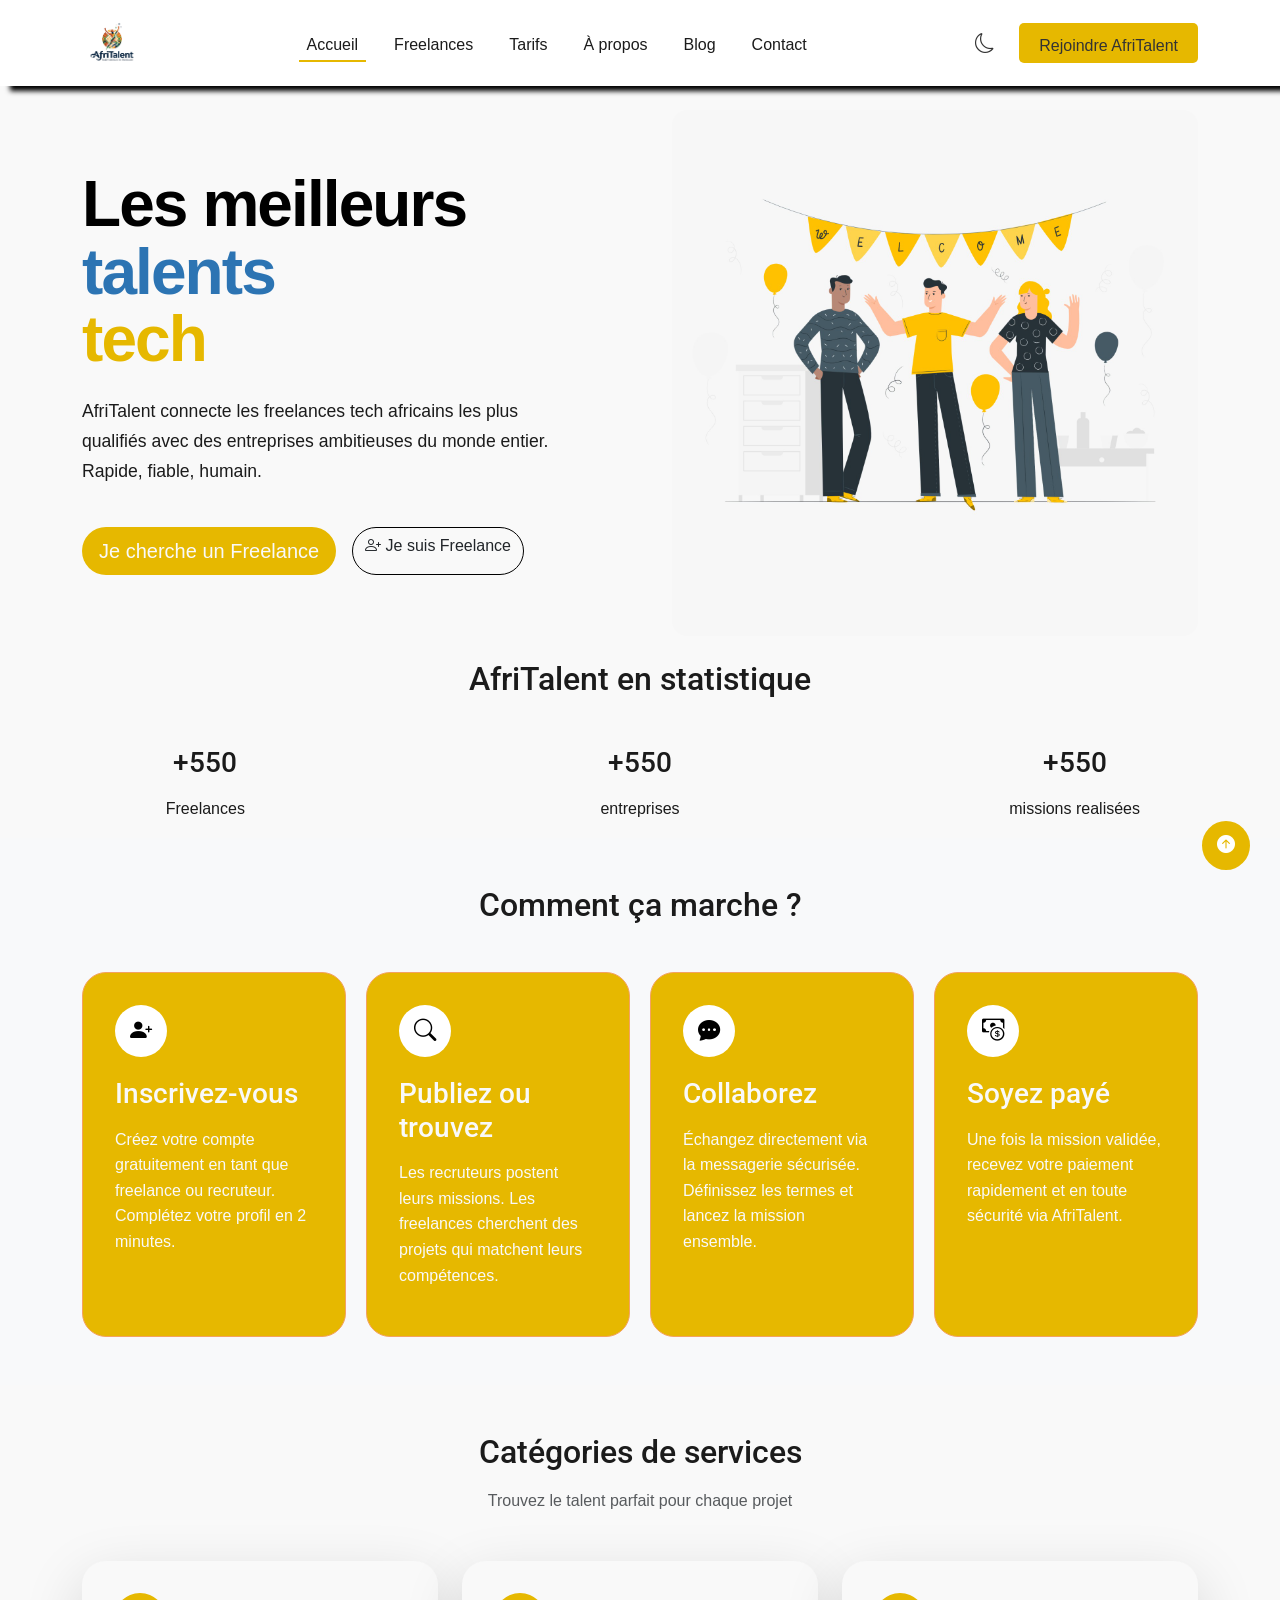
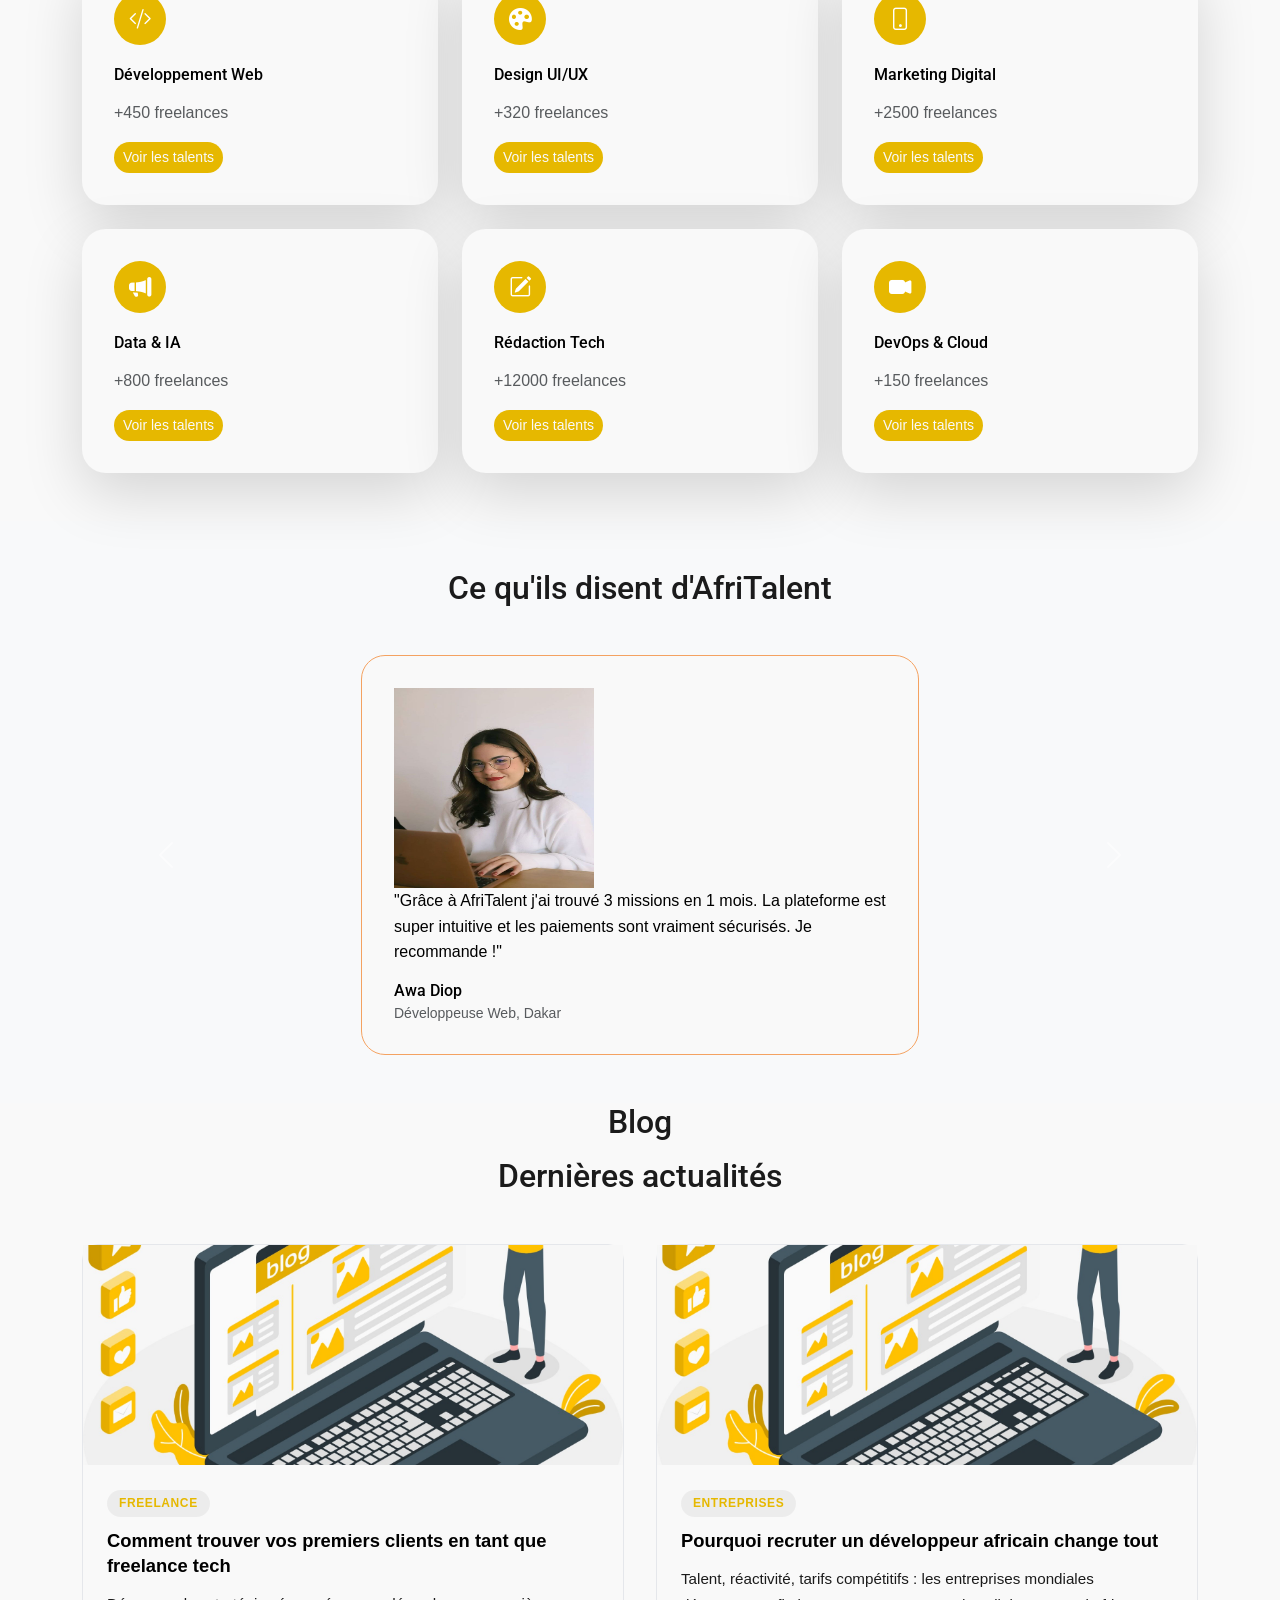
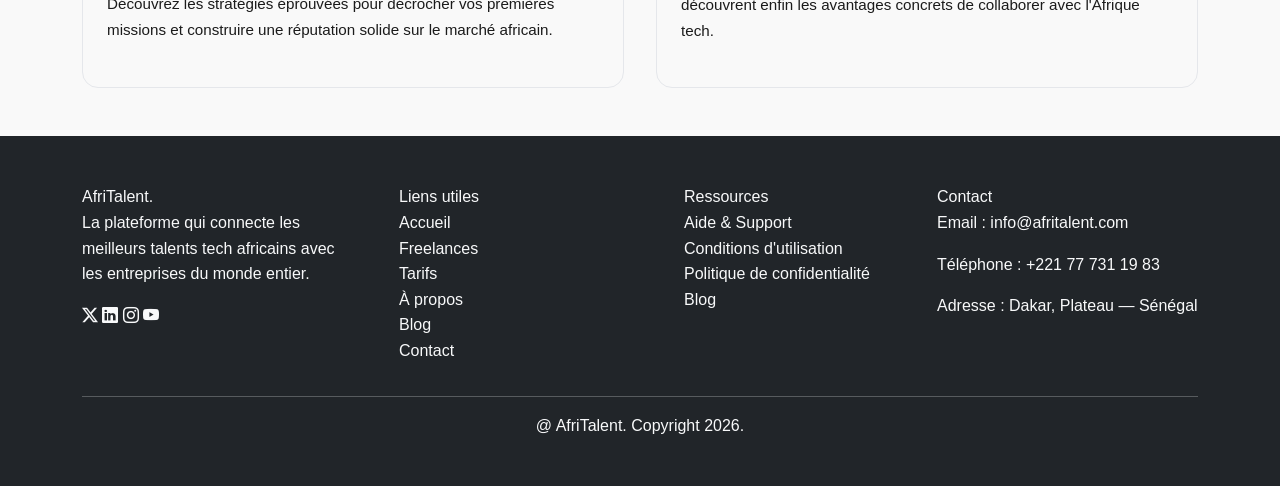
<file: index.html>
<!doctype html>
<html lang="fr">

<head>
  <meta charset="UTF-8">
  <meta name="viewport" content="width=device-width, initial-scale=1.0">
  <title>AfriTalent</title>
  <link href="https://cdn.jsdelivr.net/npm/bootstrap@5.2.3/dist/css/bootstrap.min.css" rel="stylesheet">
  <link rel="stylesheet" href="https://cdn.jsdelivr.net/npm/bootstrap-icons@1.11.3/font/bootstrap-icons.min.css">
  <link rel="stylesheet" href="css/style.css">
  <!-- Fonts -->
  <link rel="preconnect" href="https://fonts.googleapis.com">
  <link rel="preconnect" href="https://fonts.gstatic.com" crossorigin>
  <link
    href="https://fonts.googleapis.com/css2?family=Poiret+One&family=Roboto:ital,wght@0,100..900;1,100..900&display=swap"
    rel="stylesheet">
</head>

<body>
  <header>
    <nav class="navbar navbar-expand-lg bg-white" id="navbar">
      <div class="container">
        <a class="navbar-brand img-logo" href="index.html">
          <img src="images/logo.png" alt="AfriTalent Logo">
        </a>

        <button class="navbar-toggler" type="button" data-bs-toggle="collapse" data-bs-target="#navbarNav"
          aria-controls="navbarNav" aria-expanded="false" aria-label="Ouvrir le menu">
          <span class="navbar-toggler-icon"></span>
        </button>

        <div class="collapse navbar-collapse" id="navbarNav">
          <ul class="navbar-nav mx-auto gap-1">
            <li class="nav-item">
              <a class="nav-link active" href="index.html">Accueil</a>
            </li>
            <li class="nav-item">
              <a class="nav-link" href="freelances.html">Freelances</a>
            </li>
            <li class="nav-item">
              <a class="nav-link" href="tarifs.html">Tarifs</a>
            </li>
            <li class="nav-item">
              <a class="nav-link" href="about.html">À propos</a>
            </li>
            <li class="nav-item">
              <a class="nav-link" href="#blog">Blog</a>
            </li>
            <li class="nav-item">
              <a class="nav-link" href="contact.html">Contact</a>
            </li>
          </ul>

          <div class="d-flex align-items-center gap-4">
            <button class="theme-btn" id="themeToggle">
              <i class="bi bi-moon theme-icon"></i>
            </button>
            <a href="freelances.html" class="btn-primary-custom">
              Rejoindre AfriTalent
            </a>
          </div>
        </div>
      </div>
    </nav>
  </header>

  <main>
    <section class="hero fad-section">
      <div class="container py-4">
        <div class="hero-inner">
          <div class="hero-content">
            <h1 class="hero-title" id="hero-title">
              Les meilleurs <br>
              <span class="accent">talents</span><br>
              <span class="accent-green">tech</span>
            </h1>
            <p class="hero-subtitle">
              AfriTalent connecte les freelances tech africains les plus
              qualifiés avec des entreprises ambitieuses du monde entier.
              Rapide, fiable, humain.
            </p>
            <div class="hero-cta d-flex gap-3 justify-content-left">
              <a href="freelances.html" class="btn btn-hero btn-lg">
                Je cherche un Freelance
              </a>
              <a href="tarifs.html" class="btn btn-hero2 btn-mg">
                <i class="bi bi-person-plus"></i> Je suis Freelance
              </a>
            </div>
          </div>

          <!-- image -->
          <div class="hero-image">
            <img src="images/Welcome.jpeg" alt="Freelance tech africain">
          </div>
        </div>
      </div>
    </section>

    <section class="fad-section" id="statistique">
      <h2 class="text-center">AfriTalent en statistique</h2>
      <div class="row text-center mt-5 stats-container">
        <div class="col-md-4 col-lg-4">
          <h3 class="counter" data-bs-target="2500">+2500</h3>
          <p>Freelances</p>
        </div>
        <div class="col-md-4 col-lg-4">
          <h3 class="counter" data-bs-target="800">+800</h3>
          <p>entreprises</p>
        </div>
        <div class="col-md-4 col-lg-4">
          <h3 class="counter" data-bs-target="12000">+12000</h3>
          <p>missions realisées</p>
        </div>
      </div>
    </section>

    <!-- Comment ça marche -->

    <section class="py-5 bg-light fad-section">
      <div class="container">
        <h2 class="text-center mb-5">Comment ça marche ?</h2>

        <div class="bento-grid">
          <div class="bento-card card-1">
            <div class="bento-icon">
              <i class="bi bi-person-plus-fill"></i>
            </div>
            <h3>Inscrivez-vous</h3>
            <p>
              Créez votre compte gratuitement en tant que freelance ou
              recruteur. Complétez votre profil en 2 minutes.
            </p>
          </div>

          <div class="bento-card card-2">
            <div class="bento-icon">
              <i class="bi bi-search"></i>
            </div>
            <h3>Publiez ou trouvez</h3>
            <p>
              Les recruteurs postent leurs missions. Les freelances cherchent
              des projets qui matchent leurs compétences.
            </p>
          </div>

          <div class="bento-card card-3">
            <div class="bento-icon">
              <i class="bi bi-chat-dots-fill"></i>
            </div>
            <h3>Collaborez</h3>
            <p>
              Échangez directement via la messagerie sécurisée. Définissez les
              termes et lancez la mission ensemble.
            </p>
          </div>

          <div class="bento-card card-4">
            <div class="bento-icon">
              <i class="bi bi-cash-coin"></i>
            </div>
            <h3>Soyez payé</h3>
            <p>
              Une fois la mission validée, recevez votre paiement rapidement
              et en toute sécurité via AfriTalent.
            </p>
          </div>
        </div>
      </div>
    </section>

    <!-- Category -->

    <section class="categories py-5 fad-section">
      <div class="container">
        <h2 class="text-center mb-3">Catégories de services</h2>
        <p class="text-center text-muted mb-5">
          Trouvez le talent parfait pour chaque projet
        </p>

        <div class="row g-4">
          <div class="col-lg-4 col-md-6">
            <div class="category-card">
              <i class="bi bi-code-slash icon-category"></i>
              <h3 class="fs-6">Développement Web</h3>
              <p class="text-muted">+450 freelances</p>
              <a href="freelances.html?cat=dev-web" class="btn btn-hero btn-sm">Voir les talents</a>
            </div>
          </div>

          <div class="col-lg-4 col-md-6">
            <div class="category-card">
              <i class="bi bi-palette-fill icon-category"></i>
              <h3 class="fs-6">Design UI/UX</h3>
              <p class="text-muted">+320 freelances</p>
              <a href="freelances.html?cat=design" class="btn btn-hero btn-sm">Voir les talents</a>
            </div>
          </div>

          <div class="col-lg-4 col-md-6">
            <div class="category-card">
              <i class="bi bi-phone icon-category"></i>
              <h3 class="fs-6">Marketing Digital</h3>
              <p class="text-muted">+2500 freelances</p>
              <a href="freelances.html?cat=mobile" class="btn btn-hero btn-sm">Voir les talents</a>
            </div>
          </div>

          <div class="col-lg-4 col-md-6">
            <div class="category-card">
              <i class="bi bi-megaphone-fill icon-category"></i>
              <h3 class="fs-6">Data & IA</h3>
              <p class="text-muted">+800 freelances</p>
              <a href="freelances.html?cat=marketing" class="btn btn-hero btn-sm">Voir les talents</a>
            </div>
          </div>

          <div class="col-lg-4 col-md-6">
            <div class="category-card">
              <i class="bi bi-pencil-square icon-category"></i>
              <h3 class="fs-6">Rédaction Tech</h3>
              <p class="text-muted">+12000 freelances</p>
              <a href="freelances.html?cat=redaction" class="btn btn-hero btn-sm">Voir les talents</a>
            </div>
          </div>

          <div class="col-lg-4 col-md-6">
            <div class="category-card">
              <i class="bi bi-camera-video-fill icon-category"></i>
              <h3 class="fs-6">DevOps & Cloud</h3>
              <p class="text-muted">+150 freelances</p>
              <a href="freelances.html?cat=video" class="btn btn-hero btn-sm">Voir les talents</a>
            </div>
          </div>
        </div>
      </div>
    </section>

    <!-- Temoignage -->

    <section class="témoignage py-5 bg-light fad-section">
      <div class="container">
        <h2 class="text-center mb-5">Ce qu'ils disent d'AfriTalent</h2>

        <div id="temoignagesCarousel" class="carousel slide" data-bs-ride="carousel">
          <div class="carousel-inner">
            <div class="carousel-item active">
              <div class="temoignage-card mx-auto">
                <div class="img-carousel">
                  <img src="images/imgA.jpg" class="img" alt="Awa Diop">
                </div>
                <p class="temoignage-text">
                  "Grâce à AfriTalent j'ai trouvé 3 missions en 1 mois. La
                  plateforme est super intuitive et les paiements sont
                  vraiment sécurisés. Je recommande !"
                </p>
                <h3 class="mb-0 fs-6">Awa Diop</h3>
                <small class="text-muted">Développeuse Web, Dakar</small>
              </div>
            </div>

            <div class="carousel-item">
              <div class="temoignage-card mx-auto">
                <div class="img-carousel">
                  <img src="images/imgB.jpg" class="img" alt="Adja Sow">
                </div>
                <p class="temoignage-text">
                  "En tant que startup, on galérait à recruter. AfriTalent
                  nous a mis en relation avec un dev senior en 24h. Qualité et
                  rapidité au rendez-vous."
                </p>
                <h3 class="mb-0 fs-6">Adja Sow</h3>
                <small class="text-muted">CEO, TechSahel</small>
              </div>
            </div>

            <div class="carousel-item">
              <div class="temoignage-card mx-auto">
                <div class="img-carousel">
                  <img src="images/imgC.jpg" class="img" alt="Fatou Ndiaye">
                </div>
                <p class="temoignage-text">
                  "Le système d'escrow m'a rassurée pour ma première mission.
                  J'ai été payée dès la livraison validée. Zéro stress, 100%
                  pro."
                </p>
                <h3 class="mb-0 fs-6">Fatou Ndiaye</h3>
                <small class="text-muted">Designer UI/UX, Abidjan</small>
              </div>
            </div>
          </div>

          <!-- Boutons précédent/suivant -->
          <button class="carousel-control-prev" type="button" data-bs-target="#temoignagesCarousel"
            data-bs-slide="prev">
            <span class="carousel-control-prev-icon"></span>
          </button>
          <button class="carousel-control-next" type="button" data-bs-target="#temoignagesCarousel"
            data-bs-slide="next">
            <span class="carousel-control-next-icon"></span>
          </button>
        </div>
      </div>
    </section>

    <!-- Blog -->

    <section class="section-pad fad-section" aria-labelledby="blog-title" id="blog">
      <div class="container">
        <div class="section-header text-center mb-5">
          <h2 class="section-eyebrow">Blog</h2>
          <h2 id="blog-title">Dernières actualités</h2>
        </div>

        <div class="blog-grid">
          <article class="blog-card">
            <div class="blog-card-img">
              <img src="images/blog.jpeg" alt="Titre article 1">
            </div>
            <div class="blog-card-body">
              <span class="blog-tag">Freelance</span>
              <h3 class="blog-card-title">
                Comment trouver vos premiers clients en tant que freelance
                tech
              </h3>
              <p class="blog-card-text">
                Découvrez les stratégies éprouvées pour décrocher vos
                premières missions et construire une réputation solide sur le
                marché africain.
              </p>
            </div>
          </article>

          <article class="blog-card">
            <div class="blog-card-img">
              <img src="images/blog.jpeg" alt="Titre article 2">
            </div>
            <div class="blog-card-body">
              <span class="blog-tag">Entreprises</span>
              <h3 class="blog-card-title">
                Pourquoi recruter un développeur africain change tout
              </h3>
              <p class="blog-card-text">
                Talent, réactivité, tarifs compétitifs : les entreprises
                mondiales découvrent enfin les avantages concrets de
                collaborer avec l'Afrique tech.
              </p>
            </div>
          </article>
        </div>
      </div>
    </section>
  </main>

  <!-- Footer -->

  <footer class="footer py-5 bg-dark text-light mt-5">
    <div class="container">
      <div class="row g-4">
        <!-- Colonne 1 : Marque -->
        <div class="col-lg-3 col-md-6">
          <div class="footer-brand">AfriTalent<span>.</span></div>
          <p class="footer-desc">
            La plateforme qui connecte les meilleurs talents tech africains
            avec les entreprises du monde entier.
          </p>
          <div class="footer-social" role="navigation" aria-label="Réseaux sociaux AfriTalent">
            <a href="#" class="social-icon" aria-label="Twitter AfriTalent"><i class="bi bi-twitter-x"
                aria-hidden="true"></i></a>
            <a href="#" class="social-icon" aria-label="LinkedIn AfriTalent"><i class="bi bi-linkedin"
                aria-hidden="true"></i></a>
            <a href="#" class="social-icon" aria-label="Instagram AfriTalent"><i class="bi bi-instagram"
                aria-hidden="true"></i></a>
            <a href="#" class="social-icon" aria-label="YouTube AfriTalent"><i class="bi bi-youtube"
                aria-hidden="true"></i></a>
          </div>
        </div>

        <!-- Colonne 2 : Liens utiles -->
        <div class="col-lg-3 col-md-6">
          <ul class="footer-links">
            <li class="footer-heading">Liens utiles</li>
            <li><a href="index.html">Accueil</a></li>
            <li><a href="freelances.html">Freelances</a></li>
            <li><a href="tarifs.html">Tarifs</a></li>
            <li><a href="about.html">À propos</a></li>
            <li><a href="#blog">Blog</a></li>
            <li><a href="contact.html">Contact</a></li>
          </ul>
        </div>

        <!-- Colonne 3 : Ressources -->
        <div class="col-lg-3 col-md-6">
          <ul class="footer-links">
            <li class="footer-heading">Ressources</li>
            <li><a href="#">Aide & Support</a></li>
            <li><a href="#">Conditions d'utilisation</a></li>
            <li><a href="#">Politique de confidentialité</a></li>
            <li><a href="#">Blog</a></li>
          </ul>
        </div>

        <!-- Colonne 4 : Contact -->
        <div class="col-lg-3 col-md-6">
          <div class="footer-heading">Contact</div>
          <p class="footer-contact">
            Email :
            <a href="mailto:info@afritalent.com">info@afritalent.com</a>
          </p>
          <p class="footer-contact">
            Téléphone : <a href="tel:+221123456789">+221 77 731 19 83</a>
          </p>
          <p class="footer-contact">Adresse : Dakar, Plateau — Sénégal</p>
        </div>
      </div>

      <hr class="footer-divider">

      <div class="">
        <p class="footer-copy text-center mb-0">
          @ <span class="current-year"></span> AfriTalent. Copyright 2026.
        </p>
      </div>
    </div>
  </footer>

  <button id="backToTop" class="back-to-top">
    <i class="bi bi-arrow-up-circle-fill"></i>
  </button>

  <script src="https://cdn.jsdelivr.net/npm/bootstrap@5.2.3/dist/js/bootstrap.bundle.min.js"></script>
  <script src="js/main.js"></script>
</body>

</html>
</file>
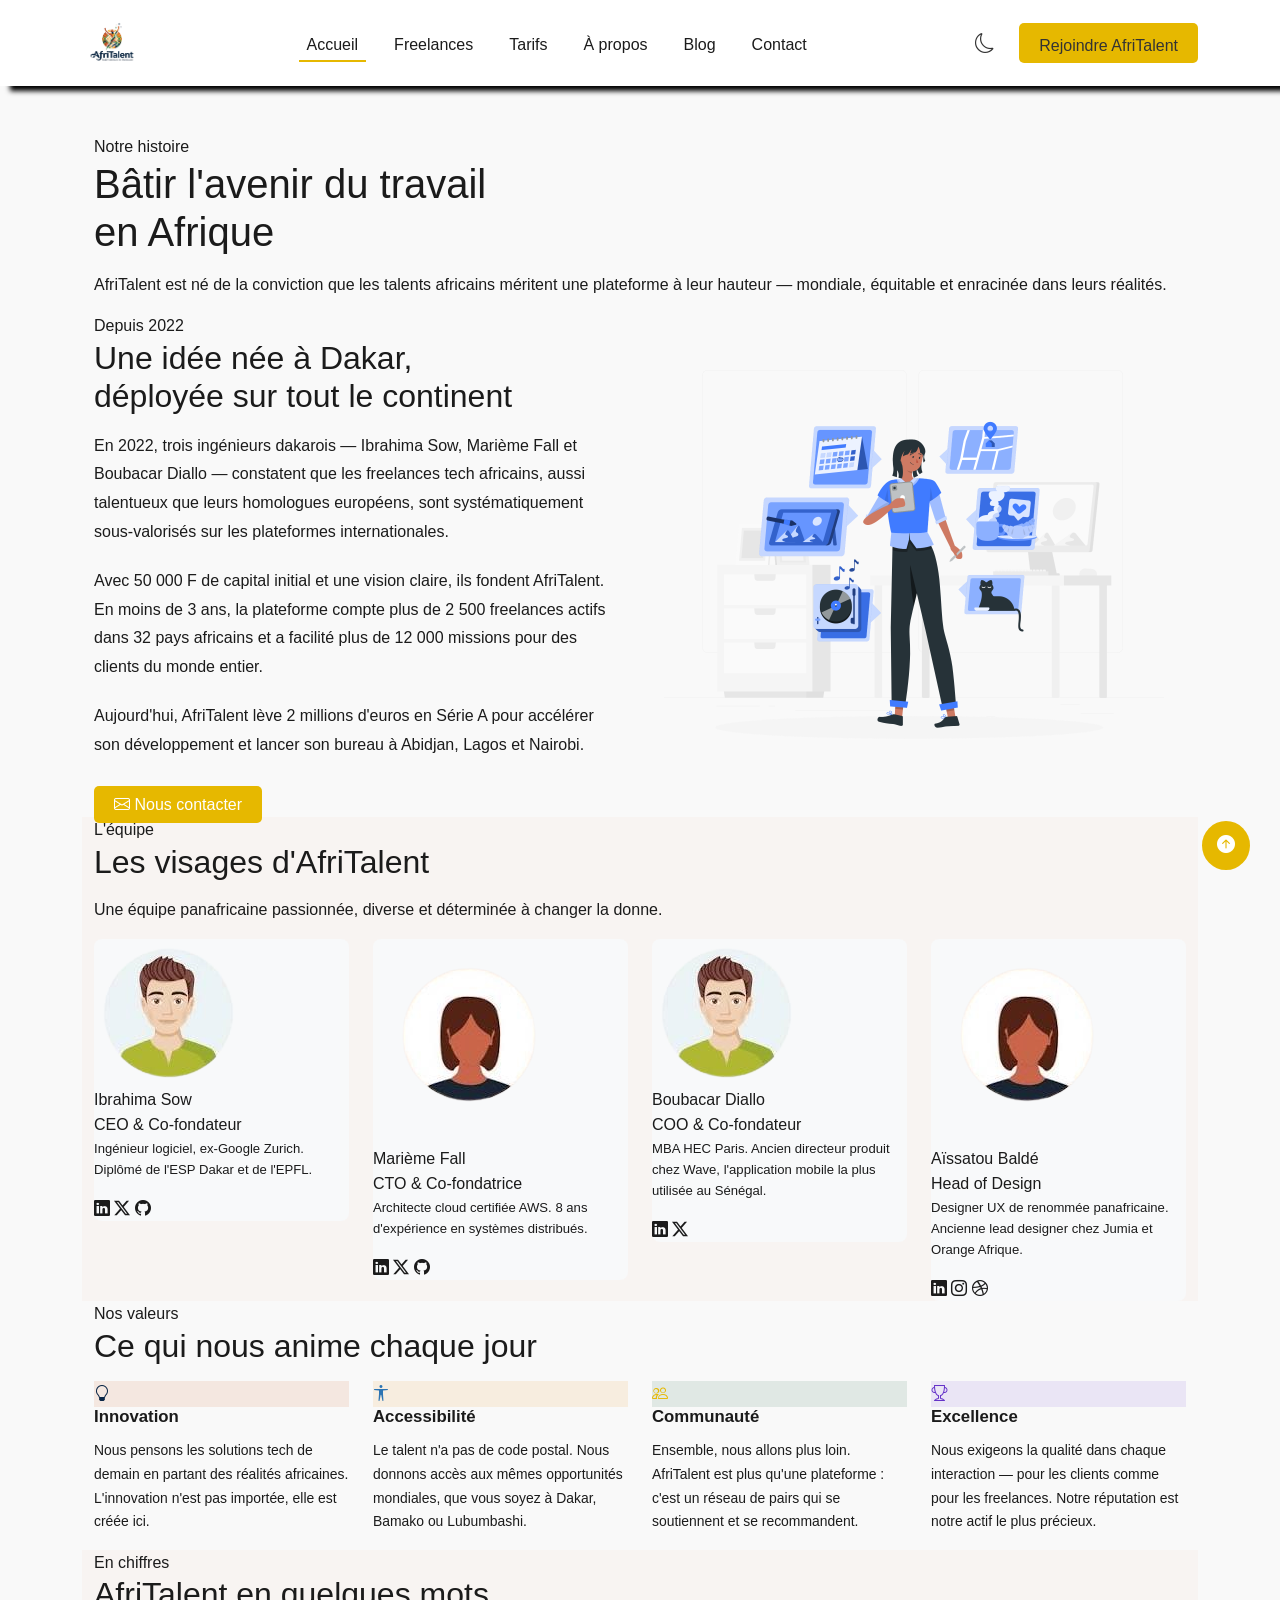
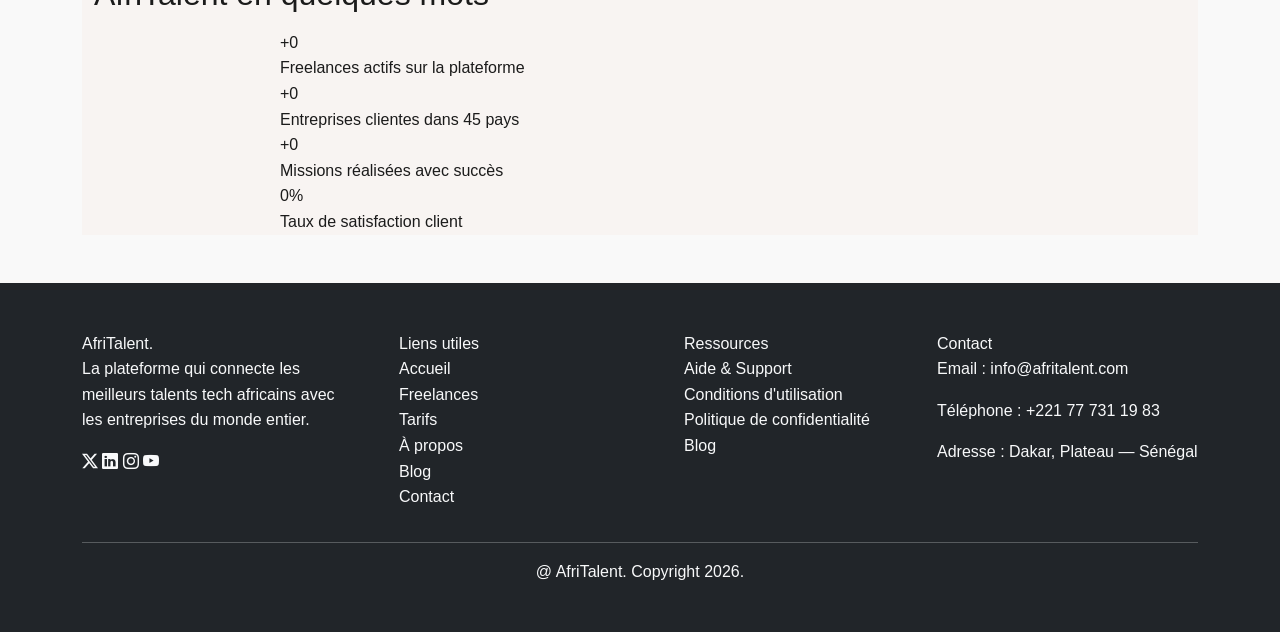
<file: about.html>
<!doctype html>
<html lang="fr">

<head>
  <meta charset="UTF-8">
  <meta name="viewport" content="width=device-width, initial-scale=1.0">
  <title>À propos — AfriTalent</title>
  <link href="https://cdn.jsdelivr.net/npm/bootstrap@5.2.3/dist/css/bootstrap.min.css" rel="stylesheet">
  <link rel="stylesheet" href="https://cdn.jsdelivr.net/npm/bootstrap-icons@1.11.3/font/bootstrap-icons.min.css">
  <link rel="stylesheet" href="css/style.css">
</head>

<body>
  <header>
    <nav class="navbar navbar-expand-lg bg-white" id="navbar">
      <div class="container">
        <a class="navbar-brand img-logo" href="index.html">
          <img src="images/logo.png" alt="AfriTalent Logo">
        </a>

        <button class="navbar-toggler" type="button" data-bs-toggle="collapse" data-bs-target="#navbarNav"
          aria-controls="navbarNav" aria-expanded="false" aria-label="Ouvrir le menu">
          <span class="navbar-toggler-icon"></span>
        </button>

        <div class="collapse navbar-collapse" id="navbarNav">
          <ul class="navbar-nav mx-auto gap-1">
            <li class="nav-item">
              <a class="nav-link active" href="index.html">Accueil</a>
            </li>
            <li class="nav-item">
              <a class="nav-link" href="freelances.html">Freelances</a>
            </li>
            <li class="nav-item">
              <a class="nav-link" href="tarifs.html">Tarifs</a>
            </li>
            <li class="nav-item">
              <a class="nav-link" href="about.html">À propos</a>
            </li>
            <li class="nav-item">
              <a class="nav-link" href="#blog">Blog</a>
            </li>
            <li class="nav-item">
              <a class="nav-link" href="contact.html">Contact</a>
            </li>
          </ul>

          <div class="d-flex align-items-center gap-4">
            <button class="theme-btn" id="themeToggle">
              <i class="bi bi-moon theme-icon"></i>
            </button>
            <a href="freelances.html" class="btn-primary-custom">
              Rejoindre AfriTalent
            </a>
          </div>
        </div>
      </div>
    </nav>
  </header>

  <main class="container my-5">
    <!-- HERO -->
    <section class="page-hero fad-section" aria-labelledby="about-title">
      <div class="container">
        <div class="section-eyebrow">Notre histoire</div>
        <h1 class="section-title" id="about-title">
          Bâtir l'avenir du travail<br>en Afrique
        </h1>
        <p class="section-desc">
          AfriTalent est né de la conviction que les talents africains
          méritent une plateforme à leur hauteur — mondiale, équitable et
          enracinée dans leurs réalités.
        </p>
      </div>
    </section>

    <!-- NOTRE HISTOIRE -->
    <section class="section-pad fad-section" aria-labelledby="histoire-title">
      <div class="container">
        <div class="row g-5 align-items-center">
          <!-- Texte -->
          <div class="col-lg-6 fade-in-up">
            <div class="section-eyebrow">Depuis 2022</div>
            <h2 class="section-title" id="histoire-title">
              Une idée née à Dakar,<br>déployée sur tout le continent
            </h2>
            <p style="
                  color: var(--color-text-muted);
                  margin-bottom: 1.25rem;
                  line-height: 1.8;
                ">
              En 2022, trois ingénieurs dakarois — Ibrahima Sow, Marième Fall
              et Boubacar Diallo — constatent que les freelances tech
              africains, aussi talentueux que leurs homologues européens, sont
              systématiquement sous-valorisés sur les plateformes
              internationales.
            </p>
            <p style="
                  color: var(--color-text-muted);
                  margin-bottom: 1.25rem;
                  line-height: 1.8;
                ">
              Avec 50 000 F de capital initial et une vision claire, ils
              fondent AfriTalent. En moins de 3 ans, la plateforme compte plus
              de 2 500 freelances actifs dans 32 pays africains et a facilité
              plus de 12 000 missions pour des clients du monde entier.
            </p>
            <p style="color: var(--color-text-muted); line-height: 1.8">
              Aujourd'hui, AfriTalent lève 2 millions d'euros en Série A pour
              accélérer son développement et lancer son bureau à Abidjan,
              Lagos et Nairobi.
            </p>
            <div style="margin-top: 2rem">
              <a href="contact.html" class="btn-primary-custom" aria-label="Contacter l'équipe d'AfriTalent">
                <i class="bi bi-envelope" aria-hidden="true"></i>
                Nous contacter
              </a>
            </div>
          </div>
          <div class="col-lg-6 fade-in-up">
            <div class="histoire-img">
              <img src="images/abou.png" alt="L'équipe AfriTalent au travail à Dakar" style="height: 500px">
            </div>
          </div>
        </div>
      </div>
    </section>

    <!-- ÉQUIPE -->
    <section class="section-pad fad-section" style="background: rgba(200, 96, 42, 0.03)" aria-labelledby="team-title">
      <div class="container">
        <div class="section-header fade-in-up">
          <div class="section-eyebrow">L'équipe</div>
          <h2 class="section-title" id="team-title">
            Les visages d'AfriTalent
          </h2>
          <p class="section-desc">
            Une équipe panafricaine passionnée, diverse et déterminée à
            changer la donne.
          </p>
        </div>

        <div class="row g-4">
          <div class="col-lg-3 col-md-6 fade-in-up">
            <div class="team-card bg-light rounded-3">
              <!-- CORRECTION : role en double supprimé -->
              <div class="team-avatar" role="img" aria-label="Photo de Ibrahima Sow">
                <img src="images/hom.png" alt="Photo de Ibrahima Sow">
              </div>
              <div class="team-name">Ibrahima Sow</div>
              <div class="team-role">CEO & Co-fondateur</div>
              <p style="
                    font-size: 0.82rem;
                    color: var(--color-text-muted);
                    margin-bottom: 1rem;
                  ">
                Ingénieur logiciel, ex-Google Zurich. Diplômé de l'ESP Dakar
                et de l'EPFL.
              </p>
              <div class="team-social" role="list" aria-label="Réseaux sociaux de Ibrahima Sow">
                <a href="#" class="team-social-link" aria-label="LinkedIn de Ibrahima Sow"><i class="bi bi-linkedin"
                    aria-hidden="true"></i></a>
                <a href="#" class="team-social-link" aria-label="Twitter de Ibrahima Sow"><i class="bi bi-twitter-x"
                    aria-hidden="true"></i></a>
                <a href="#" class="team-social-link" aria-label="GitHub de Ibrahima Sow"><i class="bi bi-github"
                    aria-hidden="true"></i></a>
              </div>
            </div>
          </div>

          <div class="col-lg-3 col-md-6 fade-in-up">
            <div class="team-card bg-light rounded-3">
              <div class="team-avatar" role="img" aria-label="Photo de Marième Fall">
                <img src="images/fmm.png" alt="Photo de Marième Fall">
              </div>
              <div class="team-name">Marième Fall</div>
              <div class="team-role">CTO & Co-fondatrice</div>
              <p style="
                    font-size: 0.82rem;
                    color: var(--color-text-muted);
                    margin-bottom: 1rem;
                  ">
                Architecte cloud certifiée AWS. 8 ans d'expérience en systèmes
                distribués.
              </p>
              <div class="team-social" role="list" aria-label="Réseaux sociaux de Marième Fall">
                <a href="#" class="team-social-link" aria-label="LinkedIn de Marième Fall"><i class="bi bi-linkedin"
                    aria-hidden="true"></i></a>
                <a href="#" class="team-social-link" aria-label="Twitter de Marième Fall"><i class="bi bi-twitter-x"
                    aria-hidden="true"></i></a>
                <a href="#" class="team-social-link" aria-label="GitHub de Marième Fall"><i class="bi bi-github"
                    aria-hidden="true"></i></a>
              </div>
            </div>
          </div>

          <div class="col-lg-3 col-md-6 fade-in-up">
            <div class="team-card bg-light rounded-3">
              <div class="team-avatar" role="img" aria-label="Photo de Boubacar Diallo">
                <img src="images/hom.png" alt="Photo de Boubacar Diallo">
              </div>
              <div class="team-name">Boubacar Diallo</div>
              <div class="team-role">COO & Co-fondateur</div>
              <p style="
                    font-size: 0.82rem;
                    color: var(--color-text-muted);
                    margin-bottom: 1rem;
                  ">
                MBA HEC Paris. Ancien directeur produit chez Wave,
                l'application mobile la plus utilisée au Sénégal.
              </p>
              <div class="team-social" role="list" aria-label="Réseaux sociaux de Boubacar Diallo">
                <a href="#" class="team-social-link" aria-label="LinkedIn de Boubacar Diallo"><i class="bi bi-linkedin"
                    aria-hidden="true"></i></a>
                <a href="#" class="team-social-link" aria-label="Twitter de Boubacar Diallo"><i class="bi bi-twitter-x"
                    aria-hidden="true"></i></a>
              </div>
            </div>
          </div>

          <div class="col-lg-3 col-md-6 fade-in-up">
            <div class="team-card bg-light rounded-3">
              <div class="team-avatar" role="img" aria-label="Photo de Aïssatou Baldé">
                <img src="images/fmm.png" alt="Photo de Aïssatou Baldé">
              </div>
              <div class="team-name">Aïssatou Baldé</div>
              <div class="team-role">Head of Design</div>
              <p style="
                    font-size: 0.82rem;
                    color: var(--color-text-muted);
                    margin-bottom: 1rem;
                  ">
                Designer UX de renommée panafricaine. Ancienne lead designer
                chez Jumia et Orange Afrique.
              </p>
              <div class="team-social" role="list" aria-label="Réseaux sociaux de Aïssatou Baldé">
                <a href="#" class="team-social-link" aria-label="LinkedIn de Aïssatou Baldé"><i class="bi bi-linkedin"
                    aria-hidden="true"></i></a>
                <a href="#" class="team-social-link" aria-label="Instagram de Aïssatou Baldé"><i class="bi bi-instagram"
                    aria-hidden="true"></i></a>
                <a href="#" class="team-social-link" aria-label="Dribbble de Aïssatou Baldé"><i class="bi bi-dribbble"
                    aria-hidden="true"></i></a>
              </div>
            </div>
          </div>
        </div>
      </div>
    </section>

    <!-- NOS VALEURS -->
    <section class="section-pad fad-section" aria-labelledby="valeurs-title">
      <div class="container">
        <div class="section-header fade-in-up">
          <div class="section-eyebrow">Nos valeurs</div>
          <h2 class="section-title" id="valeurs-title">
            Ce qui nous anime chaque jour
          </h2>
        </div>

        <div class="row g-4">
          <div class="col-lg-3 col-md-6 fade-in-up">
            <div class="valeur-card">
              <div class="valeur-icon" style="
                    background: rgba(200, 96, 42, 0.12);
                    color: var(--color-primary);
                  ">
                <i class="bi bi-lightbulb"></i>
              </div>
              <h3 style="
                    font-size: 1.05rem;
                    font-weight: 700;
                    margin-bottom: 0.75rem;
                  ">
                Innovation
              </h3>
              <p style="
                    font-size: 0.87rem;
                    color: var(--color-text-muted);
                    line-height: 1.7;
                  ">
                Nous pensons les solutions tech de demain en partant des
                réalités africaines. L'innovation n'est pas importée, elle est
                créée ici.
              </p>
            </div>
          </div>

          <div class="col-lg-3 col-md-6 fade-in-up">
            <div class="valeur-card">
              <div class="valeur-icon" style="
                    background: rgba(232, 168, 76, 0.15);
                    color: var(--color-secondary);
                  ">
                <i class="bi bi-universal-access"></i>
              </div>
              <h3 style="
                    font-size: 1.05rem;
                    font-weight: 700;
                    margin-bottom: 0.75rem;
                  ">
                Accessibilité
              </h3>
              <p style="
                    font-size: 0.87rem;
                    color: var(--color-text-muted);
                    line-height: 1.7;
                  ">
                Le talent n'a pas de code postal. Nous donnons accès aux mêmes
                opportunités mondiales, que vous soyez à Dakar, Bamako ou
                Lubumbashi.
              </p>
            </div>
          </div>

          <div class="col-lg-3 col-md-6 fade-in-up">
            <div class="valeur-card">
              <div class="valeur-icon" style="
                    background: rgba(45, 106, 79, 0.12);
                    color: var(--color-accent);
                  ">
                <i class="bi bi-people"></i>
              </div>
              <h3 style="
                    font-size: 1.05rem;
                    font-weight: 700;
                    margin-bottom: 0.75rem;
                  ">
                Communauté
              </h3>
              <p style="
                    font-size: 0.87rem;
                    color: var(--color-text-muted);
                    line-height: 1.7;
                  ">
                Ensemble, nous allons plus loin. AfriTalent est plus qu'une
                plateforme : c'est un réseau de pairs qui se soutiennent et se
                recommandent.
              </p>
            </div>
          </div>

          <div class="col-lg-3 col-md-6 fade-in-up">
            <div class="valeur-card">
              <div class="valeur-icon" style="background: rgba(100, 50, 200, 0.1); color: #6432c8">
                <i class="bi bi-trophy"></i>
              </div>
              <h3 style="
                    font-size: 1.05rem;
                    font-weight: 700;
                    margin-bottom: 0.75rem;
                  ">
                Excellence
              </h3>
              <p style="
                    font-size: 0.87rem;
                    color: var(--color-text-muted);
                    line-height: 1.7;
                  ">
                Nous exigeons la qualité dans chaque interaction — pour les
                clients comme pour les freelances. Notre réputation est notre
                actif le plus précieux.
              </p>
            </div>
          </div>
        </div>
      </div>
    </section>

    <section class="section-pad fad-section" style="background: rgba(200, 96, 42, 0.03)"
      aria-labelledby="chiffres-title">
      <div class="container">
        <div class="section-header fade-in-up">
          <div class="section-eyebrow">En chiffres</div>
          <h2 class="section-title" id="chiffres-title">
            AfriTalent en quelques mots
          </h2>
        </div>

        <div class="row justify-content-center">
          <div class="col-lg-8">
            <div class="chiffre-bento fade-in-up">
              <div class="chiffre-card">
                <div class="chiffre-number">
                  <span data-count="2500" data-prefix="+" aria-live="polite">+0</span>
                </div>
                <div class="chiffre-label">
                  Freelances actifs sur la plateforme
                </div>
              </div>

              <div class="chiffre-card">
                <div class="chiffre-number">
                  <span data-count="800" data-prefix="+" aria-live="polite">+0</span>
                </div>
                <div class="chiffre-label">
                  Entreprises clientes dans 45 pays
                </div>
              </div>

              <div class="chiffre-card">
                <div class="chiffre-number">
                  <span data-count="12000" data-prefix="+" aria-live="polite">+0</span>
                </div>
                <div class="chiffre-label">
                  Missions réalisées avec succès
                </div>
              </div>

              <div class="chiffre-card">
                <div class="chiffre-number">
                  <span data-count="98" data-suffix="%" aria-live="polite">0%</span>
                </div>
                <div class="chiffre-label">Taux de satisfaction client</div>
              </div>
            </div>
          </div>
        </div>
      </div>
    </section>
  </main>

  <footer class="footer py-5 bg-dark text-light mt-5">
    <div class="container">
      <div class="row g-4">
        <div class="col-lg-3 col-md-6">
          <div class="footer-brand">AfriTalent<span>.</span></div>
          <p class="footer-desc">
            La plateforme qui connecte les meilleurs talents tech africains
            avec les entreprises du monde entier.
          </p>
          <div class="footer-social" role="navigation" aria-label="Réseaux sociaux AfriTalent">
            <a href="#" class="social-icon" aria-label="Twitter AfriTalent"><i class="bi bi-twitter-x"
                aria-hidden="true"></i></a>
            <a href="#" class="social-icon" aria-label="LinkedIn AfriTalent"><i class="bi bi-linkedin"
                aria-hidden="true"></i></a>
            <a href="#" class="social-icon" aria-label="Instagram AfriTalent"><i class="bi bi-instagram"
                aria-hidden="true"></i></a>
            <a href="#" class="social-icon" aria-label="YouTube AfriTalent"><i class="bi bi-youtube"
                aria-hidden="true"></i></a>
          </div>
        </div>

        <div class="col-lg-3 col-md-6">
          <ul class="footer-links">
            <li class="footer-heading">Liens utiles</li>
            <li><a href="index.html">Accueil</a></li>
            <li><a href="freelances.html">Freelances</a></li>
            <li><a href="tarifs.html">Tarifs</a></li>
            <li><a href="about.html">À propos</a></li>
            <li><a href="#blog">Blog</a></li>
            <li><a href="contact.html">Contact</a></li>
          </ul>
        </div>

        <div class="col-lg-3 col-md-6">
          <ul class="footer-links">
            <li class="footer-heading">Ressources</li>
            <li><a href="#">Aide & Support</a></li>
            <li><a href="#">Conditions d'utilisation</a></li>
            <li><a href="#">Politique de confidentialité</a></li>
            <li><a href="#">Blog</a></li>
          </ul>
        </div>

        <div class="col-lg-3 col-md-6">
          <div class="footer-heading">Contact</div>
          <p class="footer-contact">
            Email :
            <a href="mailto:info@afritalent.com">info@afritalent.com</a>
          </p>
          <p class="footer-contact">
            Téléphone : <a href="tel:+221777311983">+221 77 731 19 83</a>
          </p>
          <p class="footer-contact">Adresse : Dakar, Plateau — Sénégal</p>
        </div>
      </div>

      <hr class="footer-divider">

      <p class="footer-copy text-center mb-0">
        @ <span class="current-year"></span> AfriTalent. Copyright 2026.
      </p>
    </div>
  </footer>

  <button id="backToTop" class="back-to-top">
    <i class="bi bi-arrow-up-circle-fill"></i>
  </button>

  <script src="https://cdn.jsdelivr.net/npm/bootstrap@5.2.3/dist/js/bootstrap.bundle.min.js"></script>
  <script src="js/main.js"></script>
</body>

</html>
</file>
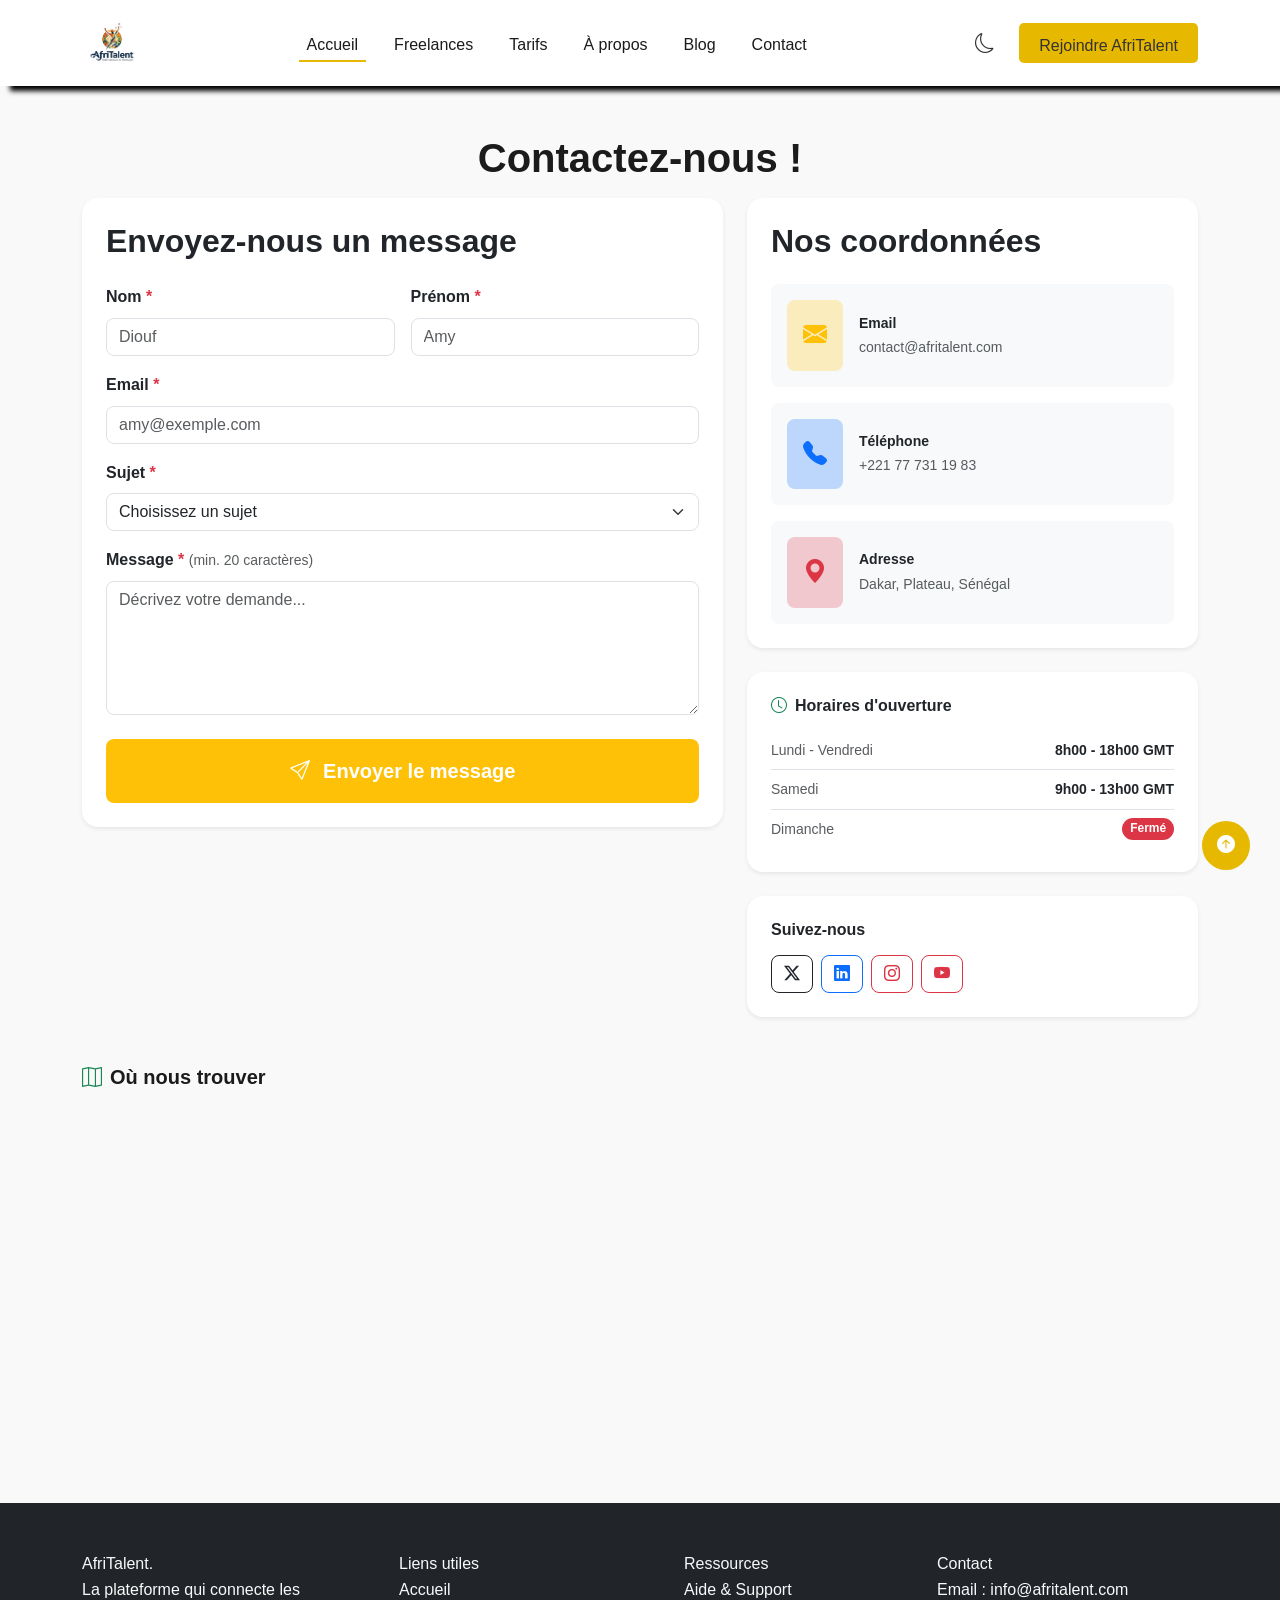
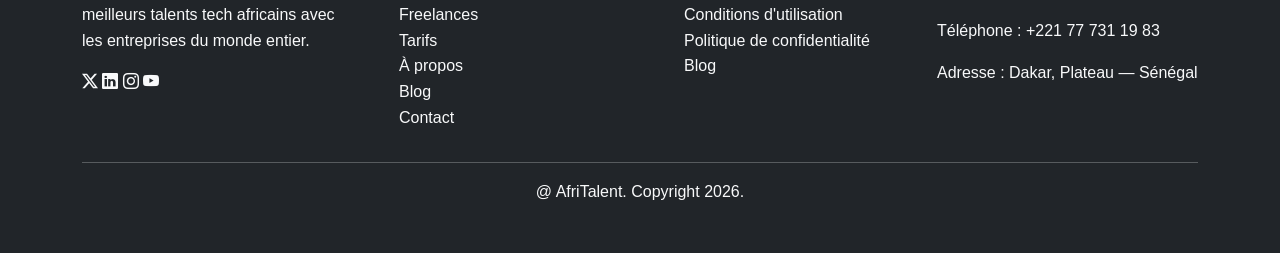
<file: contact.html>
<!doctype html>
<html lang="en">

<head>
  <meta charset="UTF-8">
  <meta name="viewport" content="width=device-width, initial-scale=1.0">
  <title>contact</title>
  <link href="https://cdn.jsdelivr.net/npm/bootstrap@5.2.3/dist/css/bootstrap.min.css" rel="stylesheet">
  <link rel="stylesheet" href="https://cdn.jsdelivr.net/npm/bootstrap-icons@1.11.3/font/bootstrap-icons.min.css">
  <link rel="stylesheet" href="css/style.css">
</head>

<body>
  <header>
    <nav class="navbar navbar-expand-lg bg-white" id="navbar">
      <div class="container">
        <a class="navbar-brand img-logo" href="index.html">
          <img src="images/logo.png" alt="AfriTalent Logo">
        </a>

        <button class="navbar-toggler" type="button" data-bs-toggle="collapse" data-bs-target="#navbarNav"
          aria-controls="navbarNav" aria-expanded="false" aria-label="Ouvrir le menu">
          <span class="navbar-toggler-icon"></span>
        </button>

        <div class="collapse navbar-collapse" id="navbarNav">
          <ul class="navbar-nav mx-auto gap-1">
            <li class="nav-item">
              <a class="nav-link active" href="index.html">Accueil</a>
            </li>
            <li class="nav-item">
              <a class="nav-link" href="freelances.html">Freelances</a>
            </li>
            <li class="nav-item">
              <a class="nav-link" href="tarifs.html">Tarifs</a>
            </li>
            <li class="nav-item">
              <a class="nav-link" href="about.html">À propos</a>
            </li>
            <li class="nav-item">
              <a class="nav-link" href="#blog">Blog</a>
            </li>
            <li class="nav-item">
              <a class="nav-link" href="contact.html">Contact</a>
            </li>
          </ul>

          <div class="d-flex align-items-center gap-4">
            <button class="theme-btn" id="themeToggle">
              <i class="bi bi-moon theme-icon"></i>
            </button>
            <a href="freelances.html" class="btn-primary-custom">
              Rejoindre AfriTalent
            </a>
          </div>
        </div>
      </div>
    </nav>
  </header>

  <main class="container my-5">
    <section class="">
      <h1 class="fw-bold text-center">Contactez-nous !</h1>

      <div class="row g-4 align-items-start">
        <div class="col-lg-7">
          <div class="card border-0 shadow-sm rounded-4 p-4">
            <h2 class="fw-bold mb-4">Envoyez-nous un message</h2>

            <div class="alert alert-success d-none" id="successMessage" role="alert">
              <i class="bi bi-check-circle-fill me-2"></i>
              <strong>Message envoyé !</strong> Nous vous répondrons sous 24h.
            </div>

            <form id="contactForm" novalidate>
              <div class="row g-3 mb-3">
                <div class="col-md-6">
                  <label for="nom" class="form-label fw-semibold">Nom <span class="text-danger">*</span></label>
                  <input type="text" class="form-control rounded-3" id="nom" placeholder="Diouf" required>
                  <div class="invalid-feedback">Le nom est requis.</div>
                </div>
                <div class="col-md-6">
                  <label for="prenom" class="form-label fw-semibold">Prénom <span class="text-danger">*</span></label>
                  <input type="text" class="form-control rounded-3" id="prenom" placeholder="Amy" required>
                  <div class="invalid-feedback">Le prénom est requis.</div>
                </div>
              </div>

              <div class="mb-3">
                <label for="email" class="form-label fw-semibold">Email <span class="text-danger">*</span></label>
                <input type="email" class="form-control rounded-3" id="email" placeholder="amy@exemple.com" required>
                <div class="invalid-feedback">
                  Veuillez entrer un email valide.
                </div>
              </div>

              <div class="mb-3">
                <label for="sujet" class="form-label fw-semibold">Sujet <span class="text-danger">*</span></label>
                <select class="form-select rounded-3" id="sujet" required>
                  <option value="" disabled selected>
                    Choisissez un sujet
                  </option>
                  <option value="freelance">
                    Je souhaite m'inscrire comme freelance
                  </option>
                  <option value="client">
                    Je cherche des talents pour mon projet
                  </option>
                  <option value="support">Problème technique</option>
                  <option value="autre">Autre</option>
                </select>
                <div class="invalid-feedback">Veuillez choisir un sujet.</div>
              </div>

              <div class="mb-4">
                <label for="message" class="form-label fw-semibold">
                  Message <span class="text-danger">*</span>
                  <span class="text-muted fw-normal small">(min. 20 caractères)</span>
                </label>
                <textarea class="form-control rounded-3" id="message" rows="5" placeholder="Décrivez votre demande..."
                  minlength="20" required></textarea>
                <div class="invalid-feedback">
                  Le message doit contenir au moins 20 caractères.
                </div>
              </div>

              <button type="submit"
                class="btn bg-warning bg-opacity-2 text-white w-100 py-3 rounded-3 fw-semibold fs-5">
                <i class="bi bi-send me-2"></i> Envoyer le message
              </button>
            </form>
          </div>
        </div>

        <!-- Colonne 2 : Coordonnées -->
        <div class="col-lg-5 d-flex flex-column gap-4">
          <!-- Coordonnées -->
          <div class="card border-0 shadow-sm rounded-4 p-4">
            <h2 class="fw-bold mb-4">Nos coordonnées</h2>

            <div class="d-flex align-items-center gap-3 mb-3 p-3 bg-light rounded-3">
              <div class="bg-warning bg-opacity-25 rounded-3 p-3 text-warning fs-4">
                <i class="bi bi-envelope-fill"></i>
              </div>
              <div>
                <div class="fw-semibold small">Email</div>
                <a href="mailto:contact@afritalent.com" class="text-muted small text-decoration-none">
                  contact@afritalent.com
                </a>
              </div>
            </div>

            <div class="d-flex align-items-center gap-3 mb-3 p-3 bg-light rounded-3">
              <div class="bg-primary bg-opacity-25 rounded-3 p-3 text-primary fs-4">
                <i class="bi bi-telephone-fill"></i>
              </div>
              <div>
                <div class="fw-semibold small">Téléphone</div>
                <a href="tel:+221754462909" class="text-muted small text-decoration-none">
                  +221 77 731 19 83
                </a>
              </div>
            </div>

            <div class="d-flex align-items-center gap-3 p-3 bg-light rounded-3">
              <div class="bg-danger bg-opacity-25 rounded-3 p-3 text-danger fs-4">
                <i class="bi bi-geo-alt-fill"></i>
              </div>
              <div>
                <div class="fw-semibold small">Adresse</div>
                <span class="text-muted small">Dakar, Plateau, Sénégal</span>
              </div>
            </div>
          </div>

          <!-- Horaires -->
          <div class="card border-0 shadow-sm rounded-4 p-4">
            <h3 class="h6 fw-bold mb-3">
              <i class="bi bi-clock me-2 text-success"></i>Horaires
              d'ouverture
            </h3>
            <ul class="list-unstyled mb-0">
              <li class="d-flex justify-content-between py-2 border-bottom">
                <span class="text-muted small">Lundi - Vendredi</span>
                <span class="fw-semibold small">8h00 - 18h00 GMT</span>
              </li>
              <li class="d-flex justify-content-between py-2 border-bottom">
                <span class="text-muted small">Samedi</span>
                <span class="fw-semibold small">9h00 - 13h00 GMT</span>
              </li>
              <li class="d-flex justify-content-between py-2">
                <span class="text-muted small">Dimanche</span>
                <span class="badge bg-danger rounded-pill">Fermé</span>
              </li>
            </ul>
          </div>

          <!-- Réseaux sociaux -->
          <div class="card border-0 shadow-sm rounded-4 p-4">
            <h3 class="h6 fw-bold mb-3">Suivez-nous</h3>
            <div class="d-flex gap-2">
              <a href="#" class="btn btn-outline-dark rounded-3" aria-label="Twitter">
                <i class="bi bi-twitter-x"></i>
              </a>
              <a href="#" class="btn btn-outline-primary rounded-3" aria-label="LinkedIn">
                <i class="bi bi-linkedin"></i>
              </a>
              <a href="#" class="btn btn-outline-danger rounded-3" aria-label="Instagram">
                <i class="bi bi-instagram"></i>
              </a>
              <a href="#" class="btn btn-outline-danger rounded-3" aria-label="YouTube">
                <i class="bi bi-youtube"></i>
              </a>
            </div>
          </div>
        </div>
      </div>

      <div class="mt-5">
        <h2 class="h5 fw-bold mb-3">
          <i class="bi bi-map me-2 text-success"></i>Où nous trouver
        </h2>
        <div class="overflow-hidden" style="height: 350px">
          <iframe
            src="https://www.google.com/maps/embed?pb=!1m18!1m12!1m3!1d3858.206782953935!2d-17.355906226374497!3d14.75737697322205!2m3!1f0!2f0!3f0!3m2!1i1024!2i768!4f13.1!3m3!1m2!1s0xec10b005e500b31%3A0x20212bae17fd6431!2sSicap%20Mbao!5e0!3m2!1sen!2ssn!4v1781558131164!5m2!1sen!2ssn"
            width="600" height="450" style="border:0;" allowfullscreen="" loading="lazy"
            referrerpolicy="no-referrer-when-downgrade"></iframe>
        </div>
      </div>
    </section>
  </main>

  <footer class="footer py-5 bg-dark text-light mt-5">
    <div class="container">
      <div class="row g-4">
        <!-- Colonne 1 : Marque -->
        <div class="col-lg-3 col-md-6">
          <div class="footer-brand">AfriTalent<span>.</span></div>
          <p class="footer-desc">
            La plateforme qui connecte les meilleurs talents tech africains
            avec les entreprises du monde entier.
          </p>
          <div class="footer-social" role="navigation" aria-label="Réseaux sociaux AfriTalent">
            <a href="#" class="social-icon" aria-label="Twitter AfriTalent"><i class="bi bi-twitter-x"
                aria-hidden="true"></i></a>
            <a href="#" class="social-icon" aria-label="LinkedIn AfriTalent"><i class="bi bi-linkedin"
                aria-hidden="true"></i></a>
            <a href="#" class="social-icon" aria-label="Instagram AfriTalent"><i class="bi bi-instagram"
                aria-hidden="true"></i></a>
            <a href="#" class="social-icon" aria-label="YouTube AfriTalent"><i class="bi bi-youtube"
                aria-hidden="true"></i></a>
          </div>
        </div>

        <!-- Colonne 2 : Liens utiles -->
        <div class="col-lg-3 col-md-6">
          <ul class="footer-links">
            <li class="footer-heading">Liens utiles</li>
            <li><a href="index.html">Accueil</a></li>
            <li><a href="freelances.html">Freelances</a></li>
            <li><a href="tarifs.html">Tarifs</a></li>
            <li><a href="about.html">À propos</a></li>
            <li><a href="#blog">Blog</a></li>
            <li><a href="contact.html">Contact</a></li>
          </ul>
        </div>

        <!-- Colonne 3 : Ressources -->
        <div class="col-lg-3 col-md-6">
          <ul class="footer-links">
            <li class="footer-heading">Ressources</li>
            <li><a href="#">Aide & Support</a></li>
            <li><a href="#">Conditions d'utilisation</a></li>
            <li><a href="#">Politique de confidentialité</a></li>
            <li><a href="#">Blog</a></li>
          </ul>
        </div>

        <!-- Colonne 4 : Contact -->
        <div class="col-lg-3 col-md-6">
          <div class="footer-heading">Contact</div>
          <p class="footer-contact">
            Email :
            <a href="mailto:info@afritalent.com">info@afritalent.com</a>
          </p>
          <p class="footer-contact">
            Téléphone : <a href="tel:+221123456789">+221 77 731 19 83</a>
          </p>
          <p class="footer-contact">Adresse : Dakar, Plateau — Sénégal</p>
        </div>
      </div>

      <hr class="footer-divider">

      <div class="">
        <p class="footer-copy text-center mb-0">
          @ <span class="current-year"></span> AfriTalent. Copyright 2026.
        </p>
      </div>
    </div>
  </footer>

  <button id="backToTop" class="back-to-top">
    <i class="bi bi-arrow-up-circle-fill"></i>
  </button>

  <script src="https://cdn.jsdelivr.net/npm/bootstrap@5.2.3/dist/js/bootstrap.bundle.min.js"></script>
  <script src="js/main.js"></script>
</body>

</html>
</file>
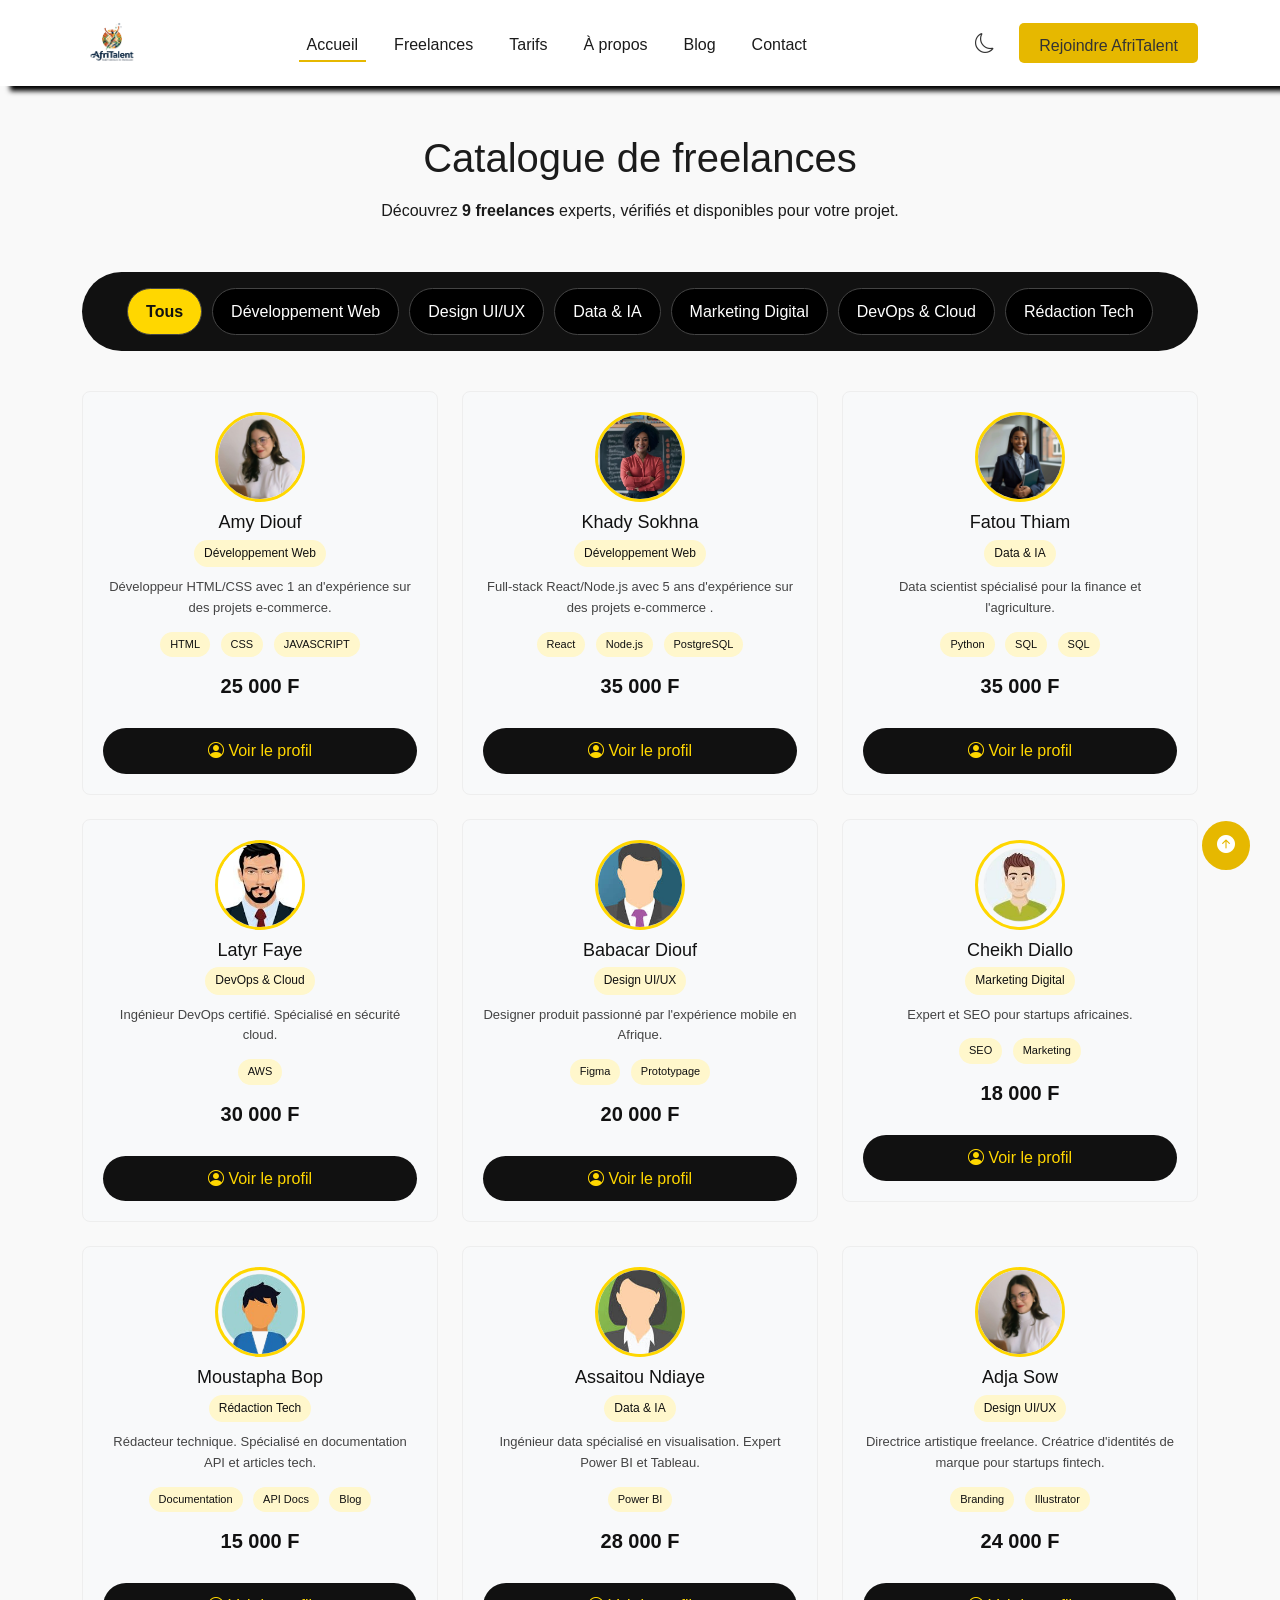
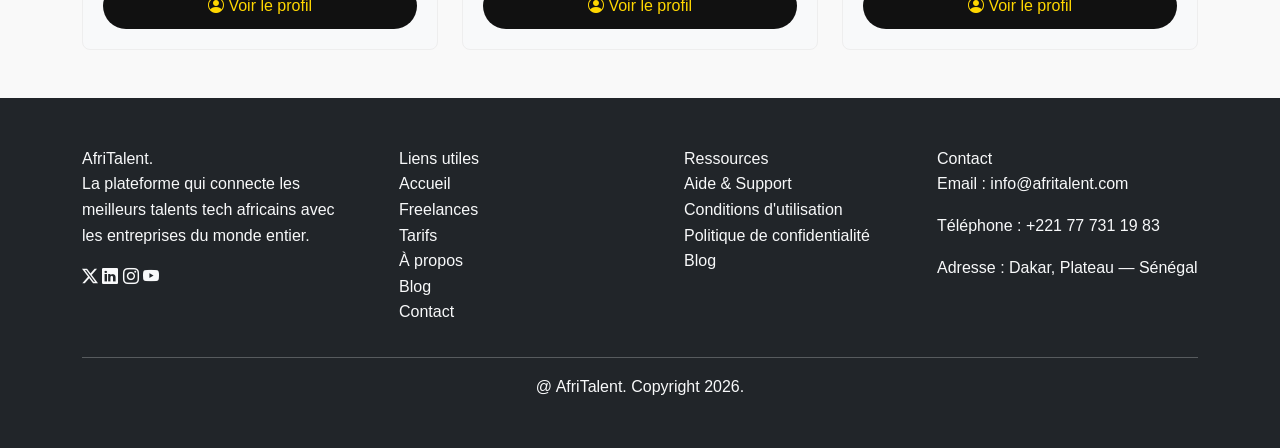
<file: freelances.html>
<!doctype html>
<html lang="fr">

<head>
  <meta charset="UTF-8">
  <meta name="viewport" content="width=device-width, initial-scale=1.0">
  <title>freelance</title>
  <link href="https://cdn.jsdelivr.net/npm/bootstrap@5.2.3/dist/css/bootstrap.min.css" rel="stylesheet">
  <link rel="stylesheet" href="https://cdn.jsdelivr.net/npm/bootstrap-icons@1.11.3/font/bootstrap-icons.min.css">
  <link rel="stylesheet" href="css/style.css">
</head>

<body>
  <header>
    <nav class="navbar navbar-expand-lg bg-white" id="navbar">
      <div class="container">
        <a class="navbar-brand img-logo" href="index.html">
          <img src="images/logo.png" alt="AfriTalent Logo">
        </a>


        <button class="navbar-toggler" type="button" data-bs-toggle="collapse" data-bs-target="#navbarNav"
          aria-controls="navbarNav" aria-expanded="false" aria-label="Ouvrir le menu">
          <span class="navbar-toggler-icon"></span>
        </button>

        <div class="collapse navbar-collapse" id="navbarNav">
          <ul class="navbar-nav mx-auto gap-1">
            <li class="nav-item">
              <a class="nav-link active" href="index.html">Accueil</a>
            </li>
            <li class="nav-item">
              <a class="nav-link" href="freelances.html">Freelances</a>
            </li>
            <li class="nav-item">
              <a class="nav-link" href="tarifs.html">Tarifs</a>
            </li>
            <li class="nav-item">
              <a class="nav-link" href="about.html">À propos</a>
            </li>
            <li class="nav-item">
              <a class="nav-link" href="#blog">Blog</a>
            </li>
            <li class="nav-item">
              <a class="nav-link" href="contact.html">Contact</a>
            </li>
          </ul>

          <div class="d-flex align-items-center gap-4">
            <button class="theme-btn" id="themeToggle">
              <i class="bi bi-moon theme-icon"></i>
            </button>
            <a href="freelances.html" class="btn-primary-custom">
              Rejoindre AfriTalent
            </a>
          </div>
        </div>
      </div>
    </nav>
  </header>

  <main class="container freelance my-5">
    <section class="fad-section">
      <div class="container freelance text-center">
        <h1>Catalogue de freelances</h1>
        <p class="section-desc">
          Découvrez
          <strong id="freelance-count">9 freelances</strong> experts, vérifiés
          et disponibles pour votre projet.
        </p>
      </div>
    </section>

    <section class="section-pad fad-section" style="padding-top: 2rem"
      aria-label="Filtrage et catalogue des freelances">
      <div class="container">
        <!-- Barre de filtres -->
        <div class="filter-bar" role="group" aria-label="Filtrer par catégorie">
          <button class="filter-btn active" data-filter="all">Tous</button>
          <button class="filter-btn" data-filter="dev">
            Développement Web
          </button>
          <button class="filter-btn" data-filter="design">
            Design UI/UX
          </button>
          <button class="filter-btn" data-filter="data">Data & IA</button>
          <button class="filter-btn" data-filter="marketing">
            Marketing Digital
          </button>
          <button class="filter-btn" data-filter="devops">
            DevOps & Cloud
          </button>
          <button class="filter-btn" data-filter="redaction">
            Rédaction Tech
          </button>
        </div>

        <div class="row g-4 mt-3" id="freelancesGrid">
          <h2 class="visually-hidden">Liste des freelances</h2>
          <!-- Freelance 1 -->
          <div class="col-lg-4 col-md-6 freelance-card-wrapper fade-in-up" data-category="dev">
            <article class="freelance-card bg-light rounded-3">
              <div class="freelance-card-body">
                <div class="freelance-avatar" aria-hidden="true">
                  <img src="images/imgA.jpg" alt="Amy Diouf">
                </div>
                <h3 class="freelance-name">Amy Diouf</h3>
                <div class="freelance-specialty">Développement Web</div>
                <p class="freelance-bio">
                  Développeur HTML/CSS avec 1 an d'expérience sur des projets
                  e-commerce.
                </p>
                <div class="skill-tags">
                  <span class="skill-tag">HTML</span>
                  <span class="skill-tag">CSS</span>
                  <span class="skill-tag">JAVASCRIPT</span>
                </div>
                <div class="freelance-meta">
                  <div class="freelance-rate">25 000 F</div>
                </div>
                <a href="#" class="btn-custom w-100 mt-3 justify-content-center" role="button" aria-label="Amy Diouf">
                  <i class="bi bi-person-circle"></i> Voir le profil
                </a>
              </div>
            </article>
          </div>

          <!-- Freelance 2 -->
          <div class="col-lg-4 col-md-6 freelance-card-wrapper fade-in-up" data-category="dev">
            <article class="freelance-card bg-light rounded-3">
              <div class="freelance-card-body">
                <div class="freelance-avatar" aria-hidden="true">
                  <img src="images/imgB.jpg" alt="Khady Sokhna">
                </div>
                <h3 class="freelance-name">Khady Sokhna</h3>
                <div class="freelance-specialty">Développement Web</div>
                <p class="freelance-bio">
                  Full-stack React/Node.js avec 5 ans d'expérience sur des
                  projets e-commerce .
                </p>
                <div class="skill-tags">
                  <span class="skill-tag">React</span>
                  <span class="skill-tag">Node.js</span>
                  <span class="skill-tag">PostgreSQL</span>
                </div>
                <div class="freelance-meta">
                  <div class="freelance-rate">35 000 F</div>
                </div>
                <a href="#" class="btn-custom w-100 mt-3 justify-content-center" role="button"
                  aria-label="Khady Sokhna">
                  <i class="bi bi-person-circle"></i> Voir le profil
                </a>
              </div>
            </article>
          </div>

          <!-- Freelance 3 -->
          <div class="col-lg-4 col-md-6 freelance-card-wrapper fade-in-up" data-category="data">
            <article class="freelance-card bg-light rounded-3">
              <div class="freelance-card-body">
                <div class="freelance-avatar" aria-hidden="true">
                  <img src="images/imgC.jpg" alt="Fatou Thiam">
                </div>
                <h3 class="freelance-name">Fatou Thiam</h3>
                <div class="freelance-specialty">Data & IA</div>
                <p class="freelance-bio">
                  Data scientist spécialisé pour la finance et
                  l'agriculture.
                </p>
                <div class="skill-tags">
                  <span class="skill-tag">Python</span>
                  <span class="skill-tag">SQL</span>
                  <span class="skill-tag">SQL</span>
                </div>
                <div class="freelance-meta">
                  <div class="freelance-rate">35 000 F</div>
                </div>
                <a href="#" class="btn-custom w-100 mt-3 justify-content-center" aria-label="Fatou Thiam">
                  <i class="bi bi-person-circle"></i> Voir le profil
                </a>
              </div>
            </article>
          </div>

          <!-- Freelance 4 -->
          <div class="col-lg-4 col-md-6 freelance-card-wrapper fade-in-up" data-category="devops">
            <article class="freelance-card bg-light rounded-3">
              <div class="freelance-card-body">
                <div class="freelance-avatar" aria-hidden="true">
                  <img src="images/téléchargement2.jpg" alt="Latyr Faye">
                </div>
                <h3 class="freelance-name">Latyr Faye</h3>
                <div class="freelance-specialty">DevOps & Cloud</div>
                <p class="freelance-bio">
                  Ingénieur DevOps certifié. Spécialisé en sécurité cloud.
                </p>
                <div class="skill-tags">
                  <span class="skill-tag">AWS</span>
                  <!-- aws c'est pour déploiement -->
                </div>
                <div class="freelance-meta">
                  <div class="freelance-rate">30 000 F</div>
                </div>
                <a href="#" class="btn-custom w-100 mt-3 justify-content-center" role="button" aria-label="Latyr Faye">
                  <i class="bi bi-person-circle"></i> Voir le profil
                </a>
              </div>
            </article>
          </div>

          <!-- Freelance 5 -->
          <div class="col-lg-4 col-md-6 freelance-card-wrapper fade-in-up" data-category="design">
            <article class="freelance-card bg-light rounded-3">
              <div class="freelance-card-body">
                <div class="freelance-avatar" aria-hidden="true">
                  <img src="images/téléchargement.jpg" alt="Babacar Diouf">
                </div>
                <h3 class="freelance-name">Babacar Diouf</h3>
                <div class="freelance-specialty">Design UI/UX</div>
                <p class="freelance-bio">
                  Designer produit passionné par l'expérience mobile en
                  Afrique.
                </p>
                <div class="skill-tags">
                  <span class="skill-tag">Figma</span>
                  <!-- c'est pour designer un maquet -->
                  <span class="skill-tag">Prototypage</span>

                </div>
                <div class="freelance-meta">
                  <div class="freelance-rate">20 000 F</div>
                </div>
                <a href="#" class="btn-custom w-100 mt-3 justify-content-center" role="button"
                  aria-label="Babacar Diouf">
                  <i class="bi bi-person-circle"></i> Voir le profil
                </a>
              </div>
            </article>
          </div>

          <!-- Freelance 6 -->
          <div class="col-lg-4 col-md-6 freelance-card-wrapper fade-in-up" data-category="marketing">
            <article class="freelance-card bg-light rounded-3">
              <div class="freelance-card-body">
                <div class="freelance-avatar" aria-hidden="true">
                  <img src="images/hom.png" alt="Cheikh Diallo">
                </div>
                <h3 class="freelance-name">Cheikh Diallo</h3>
                <div class="freelance-specialty">Marketing Digital</div>
                <p class="freelance-bio">
                  Expert et SEO pour startups africaines.
                </p>
                <div class="skill-tags">
                  <span class="skill-tag">SEO</span>
                  <span class="skill-tag">Marketing</span>
                </div>
                <div class="freelance-meta">
                  <div class="freelance-rate">18 000 F</div>
                </div>
                <a href="#" class="btn-custom w-100 mt-3 justify-content-center" role="button"
                  aria-label="Cheikh Diallo">
                  <i class="bi bi-person-circle"></i> Voir le profil
                </a>
              </div>
            </article>
          </div>

          <!-- Freelance 7 -->
          <div class="col-lg-4 col-md-6 freelance-card-wrapper fade-in-up" data-category="redaction">
            <article class="freelance-card bg-light rounded-3">
              <div class="freelance-card-body">
                <div class="freelance-avatar" aria-hidden="true">
                  <img src="images/hmm.png" alt="Moustapha Bop">
                </div>
                <h3 class="freelance-name">Moustapha Bop</h3>
                <div class="freelance-specialty">Rédaction Tech</div>
                <p class="freelance-bio">
                  Rédacteur technique. Spécialisé en
                  documentation API et articles tech.
                </p>
                <div class="skill-tags">
                  <span class="skill-tag">Documentation</span>
                  <span class="skill-tag">API Docs</span>
                  <span class="skill-tag">Blog</span>
                </div>
                <div class="freelance-meta">
                  <div class="freelance-rate">15 000 F</div>
                </div>
                <a href="#" class="btn-custom w-100 mt-3 justify-content-center" role="button"
                  aria-label="Moustapha Bop">
                  <i class="bi bi-person-circle"></i> Voir le profil
                </a>
              </div>
            </article>
          </div>

          <!-- Freelance 8 -->
          <div class="col-lg-4 col-md-6 freelance-card-wrapper fade-in-up" data-category="data">
            <article class="freelance-card bg-light rounded-3">
              <div class="freelance-card-body">
                <div class="freelance-avatar" aria-hidden="true">
                  <img src="images/téléchargement1.jpg" alt="Assaitou Ndiaye">
                </div>
                <h3 class="freelance-name">Assaitou Ndiaye</h3>
                <div class="freelance-specialty">Data & IA</div>
                <p class="freelance-bio">
                  Ingénieur data spécialisé en visualisation.
                  Expert Power BI et Tableau.
                </p>
                <div class="skill-tags">
                  <span class="skill-tag">Power BI</span>
                </div>
                <div class="freelance-meta">
                  <div class="freelance-rate">28 000 F</div>
                </div>
                <a href="#" class="btn-custom w-100 mt-3 justify-content-center" role="button"
                  aria-label="Assaitou Ndiaye">
                  <i class="bi bi-person-circle"></i> Voir le profil
                </a>
              </div>
            </article>
          </div>

          <!-- Freelance 9 -->
          <div class="col-lg-4 col-md-6 freelance-card-wrapper fade-in-up" data-category="design">
            <article class="freelance-card bg-light rounded-3">
              <div class="freelance-card-body">
                <div class="freelance-avatar" aria-hidden="true">
                  <img src="images/imgA.jpg" alt="Adja Sow">
                </div>
                <h3 class="freelance-name">Adja Sow</h3>
                <div class="freelance-specialty">Design UI/UX</div>
                <p class="freelance-bio">
                  Directrice artistique freelance. Créatrice d'identités de
                  marque pour startups fintech.
                </p>
                <div class="skill-tags">
                  <span class="skill-tag">Branding</span>
                  <!-- c'est le fait,d'avoir un bon image-->
                  <span class="skill-tag">Illustrator</span>
                  <!-- c'est  app pour créer des logos -->

                </div>
                <div class="freelance-meta">
                  <div class="freelance-rate">24 000 F</div>
                </div>
                <a href="#" class="btn-custom w-100 mt-3 justify-content-center" role="button" aria-label="Adja Sow">
                  <i class="bi bi-person-circle"></i> Voir le profil
                </a>
              </div>
            </article>
          </div>
        </div>
      </div>
    </section>
  </main>

  <footer class="footer py-5 bg-dark text-light mt-5">
    <div class="container">
      <div class="row g-4">
        <!-- Colonne 1 : Marque -->
        <div class="col-lg-3 col-md-6">
          <div class="footer-brand">AfriTalent<span>.</span></div>
          <p class="footer-desc">
            La plateforme qui connecte les meilleurs talents tech africains
            avec les entreprises du monde entier.
          </p>
          <div class="footer-social" role="navigation" aria-label="Réseaux sociaux AfriTalent">
            <a href="#" class="social-icon" aria-label="Twitter AfriTalent"><i class="bi bi-twitter-x"
                aria-hidden="true"></i></a>
            <a href="#" class="social-icon" aria-label="LinkedIn AfriTalent"><i class="bi bi-linkedin"
                aria-hidden="true"></i></a>
            <a href="#" class="social-icon" aria-label="Instagram AfriTalent"><i class="bi bi-instagram"
                aria-hidden="true"></i></a>
            <a href="#" class="social-icon" aria-label="YouTube AfriTalent"><i class="bi bi-youtube"
                aria-hidden="true"></i></a>
          </div>
        </div>

        <!-- Colonne 2 : Liens utiles -->
        <div class="col-lg-3 col-md-6">
          <ul class="footer-links">
            <li class="footer-heading">Liens utiles</li>
            <li><a href="index.html">Accueil</a></li>
            <li><a href="freelances.html">Freelances</a></li>
            <li><a href="tarifs.html">Tarifs</a></li>
            <li><a href="about.html">À propos</a></li>
            <li><a href="#blog">Blog</a></li>
            <li><a href="contact.html">Contact</a></li>
          </ul>
        </div>

        <!-- Colonne 3 : Ressources -->
        <div class="col-lg-3 col-md-6">
          <ul class="footer-links">
            <li class="footer-heading">Ressources</li>
            <li><a href="#">Aide & Support</a></li>
            <li><a href="#">Conditions d'utilisation</a></li>
            <li><a href="#">Politique de confidentialité</a></li>
            <li><a href="#">Blog</a></li>
          </ul>
        </div>

        <!-- Colonne 4 : Contact -->
        <div class="col-lg-3 col-md-6">
          <div class="footer-heading">Contact</div>
          <p class="footer-contact">
            Email :
            <a href="mailto:info@afritalent.com">info@afritalent.com</a>
          </p>
          <p class="footer-contact">
            Téléphone : <a href="tel:+221123456789">+221 77 731 19 83</a>
          </p>
          <p class="footer-contact">Adresse : Dakar, Plateau — Sénégal</p>
        </div>
      </div>

      <hr class="footer-divider">

      <div class="">
        <p class="footer-copy text-center mb-0">
          @ <span class="current-year"></span> AfriTalent. Copyright 2026.
        </p>
      </div>
    </div>
  </footer>

  <button id="backToTop" class="back-to-top">
    <i class="bi bi-arrow-up-circle-fill"></i>
  </button>

  <script src="https://cdn.jsdelivr.net/npm/bootstrap@5.2.3/dist/js/bootstrap.bundle.min.js"></script>
  <script src="js/main.js"></script>
</body>

</html>
</file>
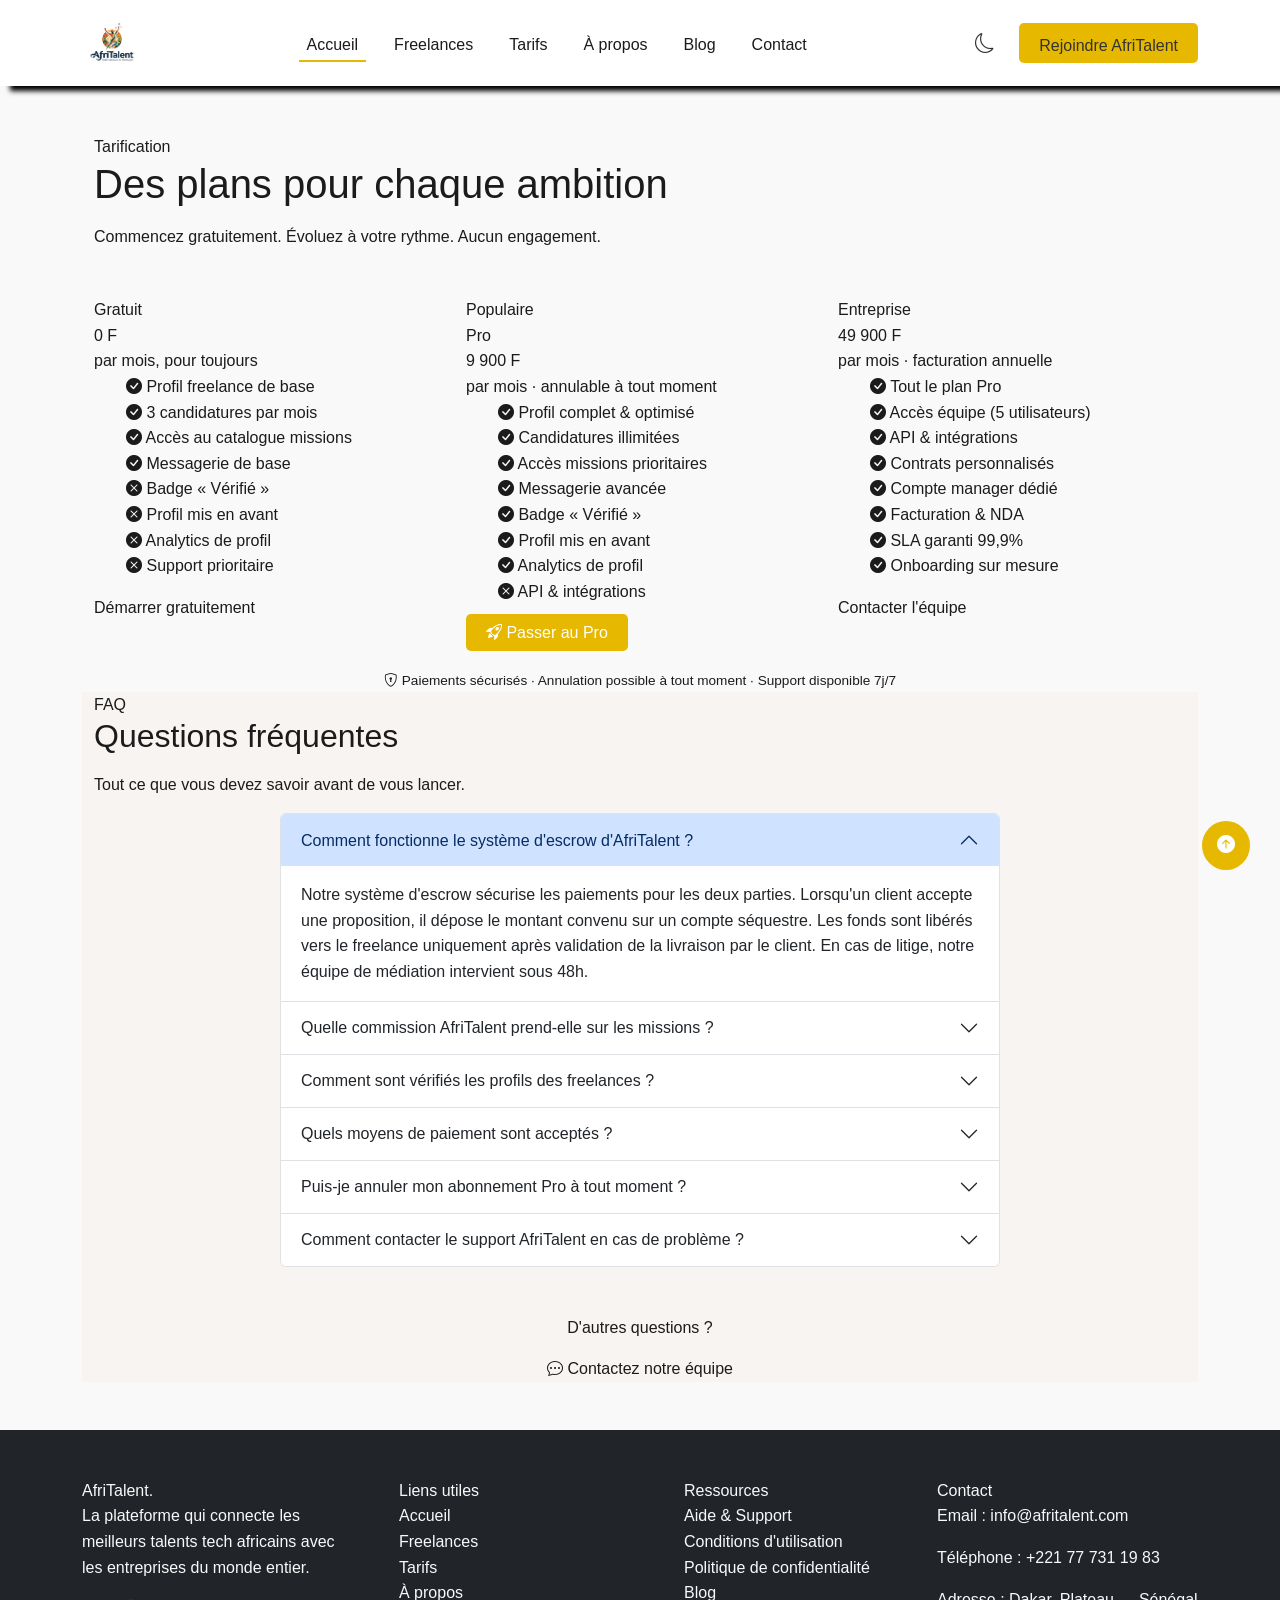
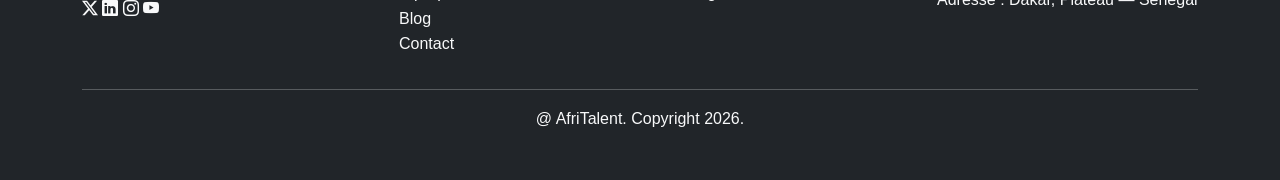
<file: tarifs.html>
<!doctype html>
<html lang="fr">

<head>
  <meta charset="UTF-8">
  <meta name="viewport" content="width=device-width, initial-scale=1.0">
  <title>tarifs</title>
  <link href="https://cdn.jsdelivr.net/npm/bootstrap@5.2.3/dist/css/bootstrap.min.css" rel="stylesheet">
  <link rel="stylesheet" href="https://cdn.jsdelivr.net/npm/bootstrap-icons@1.11.3/font/bootstrap-icons.min.css">
  <link rel="stylesheet" href="css/style.css">
</head>

<body>
  <header>
    <nav class="navbar navbar-expand-lg bg-white" id="navbar">
      <div class="container">
        <a class="navbar-brand img-logo" href="index.html">
          <img src="images/logo.png" alt="AfriTalent Logo">
        </a>

        <button class="navbar-toggler" type="button" data-bs-toggle="collapse" data-bs-target="#navbarNav"
          aria-controls="navbarNav" aria-expanded="false" aria-label="Ouvrir le menu">
          <span class="navbar-toggler-icon"></span>
        </button>

        <div class="collapse navbar-collapse" id="navbarNav">
          <ul class="navbar-nav mx-auto gap-1">
            <li class="nav-item">
              <a class="nav-link active" href="index.html">Accueil</a>
            </li>
            <li class="nav-item">
              <a class="nav-link" href="freelances.html">Freelances</a>
            </li>
            <li class="nav-item">
              <a class="nav-link" href="tarifs.html">Tarifs</a>
            </li>
            <li class="nav-item">
              <a class="nav-link" href="about.html">À propos</a>
            </li>
            <li class="nav-item">
              <a class="nav-link" href="#blog">Blog</a>
            </li>
            <li class="nav-item">
              <a class="nav-link" href="contact.html">Contact</a>
            </li>
          </ul>

          <div class="d-flex align-items-center gap-4">
            <button class="theme-btn" id="themeToggle">
              <i class="bi bi-moon theme-icon"></i>
            </button>
            <a href="freelances.html" class="btn-primary-custom">
              Rejoindre AfriTalent
            </a>
          </div>
        </div>
      </div>
    </nav>
  </header>
  <main class="container my-5">
    <section class="page-hero fad-section" aria-labelledby="tarifs-title">
      <div class="container">
        <div class="section-eyebrow">Tarification</div>
        <h1 class="section-title" id="tarifs-title">
          Des plans pour chaque ambition
        </h1>
        <p>
          Commencez gratuitement. Évoluez à votre rythme. Aucun engagement.
        </p>
      </div>
    </section>

    <section class="section-pad fad-section" style="padding-top: 2rem" aria-labelledby="plans-title">
      <div class="container">
        <h2 class="visually-hidden" id="plans-title">Plans tarifaires</h2>

        <div class="row g-4 align-items-stretch justify-content-center">
          <!-- Plan Gratuit -->
          <div class="col-lg-4 col-md-10 fade-in-up">
            <div class="pricing-card">
              <div class="pricing-name">Gratuit</div>
              <div class="pricing-price">0 F</div>
              <div class="pricing-period">par mois, pour toujours</div>

              <ul class="pricing-features" aria-label="Fonctionnalités du plan gratuit">
                <li>
                  <i class="bi bi-check-circle-fill feat-check" aria-hidden="true"></i>
                  Profil freelance de base
                </li>
                <li>
                  <i class="bi bi-check-circle-fill feat-check" aria-hidden="true"></i>
                  3 candidatures par mois
                </li>
                <li>
                  <i class="bi bi-check-circle-fill feat-check" aria-hidden="true"></i>
                  Accès au catalogue missions
                </li>
                <li>
                  <i class="bi bi-check-circle-fill feat-check" aria-hidden="true"></i>
                  Messagerie de base
                </li>
                <li>
                  <i class="bi bi-x-circle-fill feat-cross" aria-hidden="true"></i>
                  <span class="feat-muted">Badge « Vérifié »</span>
                </li>
                <li>
                  <i class="bi bi-x-circle-fill feat-cross" aria-hidden="true"></i>
                  <span class="feat-muted">Profil mis en avant</span>
                </li>
                <li>
                  <i class="bi bi-x-circle-fill feat-cross" aria-hidden="true"></i>
                  <span class="feat-muted">Analytics de profil</span>
                </li>
                <li>
                  <i class="bi bi-x-circle-fill feat-cross" aria-hidden="true"></i>
                  <span class="feat-muted">Support prioritaire</span>
                </li>
              </ul>

              <a href="#" class="btn-secondary-custom w-100 justify-content-center"
                aria-label="Commencer avec le plan gratuit">
                Démarrer gratuitement
              </a>
            </div>
          </div>

          <div class="col-lg-4 col-md-10 fade-in-up">
            <div class="pricing-card popular">
              <div class="popular-badge">
                Populaire
              </div>
              <div class="pricing-name">Pro</div>
              <div class="pricing-price">9 900 F</div>
              <div class="pricing-period">
                par mois · annulable à tout moment
              </div>

              <ul class="pricing-features" aria-label="Fonctionnalités du plan Pro">
                <li>
                  <i class="bi bi-check-circle-fill feat-check" aria-hidden="true"></i>
                  Profil complet & optimisé
                </li>
                <li>
                  <i class="bi bi-check-circle-fill feat-check" aria-hidden="true"></i>
                  Candidatures illimitées
                </li>
                <li>
                  <i class="bi bi-check-circle-fill feat-check" aria-hidden="true"></i>
                  Accès missions prioritaires
                </li>
                <li>
                  <i class="bi bi-check-circle-fill feat-check" aria-hidden="true"></i>
                  Messagerie avancée
                </li>
                <li>
                  <i class="bi bi-check-circle-fill feat-check" aria-hidden="true"></i>
                  Badge « Vérifié »
                </li>
                <li>
                  <i class="bi bi-check-circle-fill feat-check" aria-hidden="true"></i>
                  Profil mis en avant
                </li>
                <li>
                  <i class="bi bi-check-circle-fill feat-check" aria-hidden="true"></i>
                  Analytics de profil
                </li>
                <li>
                  <i class="bi bi-x-circle-fill feat-cross" aria-hidden="true"></i>
                  <span class="feat-muted">API & intégrations</span>
                </li>
              </ul>

              <a href="#" class="btn-primary-custom w-100 justify-content-center">
                <i class="bi bi-rocket-takeoff" aria-hidden="true"></i>
                Passer au Pro
              </a>
            </div>
          </div>

          <div class="col-lg-4 col-md-10 fade-in-up">
            <div class="pricing-card">
              <div class="pricing-name">Entreprise</div>
              <div class="pricing-price">49 900 F</div>
              <div class="pricing-period">
                par mois · facturation annuelle
              </div>

              <ul class="pricing-features" aria-label="Fonctionnalités du plan Entreprise">
                <li>
                  <i class="bi bi-check-circle-fill feat-check" aria-hidden="true"></i>
                  Tout le plan Pro
                </li>
                <li>
                  <i class="bi bi-check-circle-fill feat-check" aria-hidden="true"></i>
                  Accès équipe (5 utilisateurs)
                </li>
                <li>
                  <i class="bi bi-check-circle-fill feat-check" aria-hidden="true"></i>
                  API & intégrations
                </li>
                <li>
                  <i class="bi bi-check-circle-fill feat-check" aria-hidden="true"></i>
                  Contrats personnalisés
                </li>
                <li>
                  <i class="bi bi-check-circle-fill feat-check" aria-hidden="true"></i>
                  Compte manager dédié
                </li>
                <li>
                  <i class="bi bi-check-circle-fill feat-check" aria-hidden="true"></i>
                  Facturation & NDA
                </li>
                <li>
                  <i class="bi bi-check-circle-fill feat-check" aria-hidden="true"></i>
                  SLA garanti 99,9%
                </li>
                <li>
                  <i class="bi bi-check-circle-fill feat-check" aria-hidden="true"></i>
                  Onboarding sur mesure
                </li>
              </ul>

              <a href="contact.html" class="btn-accent-custom w-100 justify-content-center"
                aria-label="Contacter l'équipe commerciale pour le plan Entreprise">
                Contacter l'équipe
              </a>
            </div>
          </div>
        </div>

        <div class="text-center mt-4" style="color: var(--color-text-muted); font-size: 0.85rem">
          <i class="bi bi-shield-lock" aria-hidden="true"></i>
          Paiements sécurisés · Annulation possible à tout moment · Support
          disponible 7j/7
        </div>
      </div>
    </section>

    <section class="section-pad fad-section" style="background: rgba(200, 96, 42, 0.03)" aria-labelledby="faq-title">
      <div class="container">
        <div class="section-header fade-in-up">
          <div class="section-eyebrow">FAQ</div>
          <h2 class="section-title" id="faq-title">Questions fréquentes</h2>
          <p>Tout ce que vous devez savoir avant de vous lancer.</p>
        </div>

        <div class="row justify-content-center">
          <div class="col-lg-8">
            <div class="accordion fade-in-up" id="faqAccordion">
              <!-- Q  -->
              <div class="accordion-item">
                <h3 class="accordion-header">
                  <button class="accordion-button" type="button" data-bs-toggle="collapse" data-bs-target="#faq1"
                    aria-expanded="true" aria-controls="faq1">
                    Comment fonctionne le système d'escrow d'AfriTalent ?
                  </button>
                </h3>
                <div id="faq1" class="accordion-collapse collapse show" data-bs-parent="#faqAccordion">
                  <div class="accordion-body">
                    Notre système d'escrow sécurise les paiements pour les
                    deux parties. Lorsqu'un client accepte une proposition, il
                    dépose le montant convenu sur un compte séquestre. Les
                    fonds sont libérés vers le freelance uniquement après
                    validation de la livraison par le client. En cas de
                    litige, notre équipe de médiation intervient sous 48h.
                  </div>
                </div>
              </div>

              <!-- Q2 -->
              <div class="accordion-item">
                <h3 class="accordion-header">
                  <button class="accordion-button collapsed" type="button" data-bs-toggle="collapse"
                    data-bs-target="#faq2" aria-expanded="false" aria-controls="faq2">
                    Quelle commission AfriTalent prend-elle sur les missions ?
                  </button>
                </h3>
                <div id="faq2" class="accordion-collapse collapse" data-bs-parent="#faqAccordion">
                  <div class="accordion-body">
                    AfriTalent prélève une commission de 12% sur chaque
                    mission réalisée pour les comptes gratuits. Les abonnés
                    Pro bénéficient d'un taux réduit à 8%, et les clients
                    Entreprise négocient un taux fixe de 5% dans le cadre de
                    leur contrat. Les 3 premiers mois sont offerts sans
                    commission pour les nouveaux inscrits.
                  </div>
                </div>
              </div>

              <!-- Q3 -->
              <div class="accordion-item">
                <h3 class="accordion-header">
                  <button class="accordion-button collapsed" type="button" data-bs-toggle="collapse"
                    data-bs-target="#faq3" aria-expanded="false" aria-controls="faq3">
                    Comment sont vérifiés les profils des freelances ?
                  </button>
                </h3>
                <div id="faq3" class="accordion-collapse collapse" data-bs-parent="#faqAccordion">
                  <div class="accordion-body">
                    Chaque freelance passe par un processus de vérification en
                    3 étapes : vérification d'identité (pièce officielle +
                    selfie), test de compétences technique (quiz en ligne
                    adapté à sa spécialité), et vérification des références
                    professionnelles. Le badge « Vérifié » est attribué
                    uniquement aux freelances ayant complété les 3 étapes avec
                    succès.
                  </div>
                </div>
              </div>

              <!-- Q4 -->
              <div class="accordion-item">
                <h3 class="accordion-header">
                  <button class="accordion-button collapsed" type="button" data-bs-toggle="collapse"
                    data-bs-target="#faq4" aria-expanded="false" aria-controls="faq4">
                    Quels moyens de paiement sont acceptés ?
                  </button>
                </h3>
                <div id="faq4" class="accordion-collapse collapse" data-bs-parent="#faqAccordion">
                  <div class="accordion-body">
                    AfriTalent accepte les paiements par carte bancaire (Visa,
                    Mastercard), virement SEPA, Wave, Orange Money, MTN Mobile
                    Money et Airtel Money. Les paiements en crypto (USDC) sont
                    également disponibles pour les clients internationaux. Les
                    freelances peuvent choisir leur méthode de retrait
                    préférée lors de l'inscription.
                  </div>
                </div>
              </div>

              <!-- Q5 -->
              <div class="accordion-item">
                <h3 class="accordion-header">
                  <button class="accordion-button collapsed" type="button" data-bs-toggle="collapse"
                    data-bs-target="#faq5" aria-expanded="false" aria-controls="faq5">
                    Puis-je annuler mon abonnement Pro à tout moment ?
                  </button>
                </h3>
                <div id="faq5" class="accordion-collapse collapse" data-bs-parent="#faqAccordion">
                  <div class="accordion-body">
                    Oui, absolument. L'annulation de votre abonnement Pro peut
                    se faire à tout moment depuis votre espace membre, sans
                    pénalité ni frais cachés. Vous continuez à bénéficier des
                    fonctionnalités Pro jusqu'à la fin de la période déjà
                    payée. À l'expiration, votre compte passe automatiquement
                    en version gratuite, sans perte de données.
                  </div>
                </div>
              </div>

              <!-- Q6 -->
              <div class="accordion-item">
                <h3 class="accordion-header">
                  <button class="accordion-button collapsed" type="button" data-bs-toggle="collapse"
                    data-bs-target="#faq6" aria-expanded="false" aria-controls="faq6">
                    Comment contacter le support AfriTalent en cas de problème
                    ?
                  </button>
                </h3>
                <div id="faq6" class="accordion-collapse collapse" data-bs-parent="#faqAccordion">
                  <div class="accordion-body">
                    Le support AfriTalent est disponible 7j/7 via le chat en
                    direct de la plateforme, par email à
                    support@afritalent.africa et par téléphone (plan
                    Entreprise uniquement). Les abonnés Pro bénéficient d'un
                    délai de réponse garanti de 4h. Les autres utilisateurs
                    reçoivent une réponse dans les 24-48h ouvrées.
                  </div>
                </div>
              </div>
            </div>
          </div>
        </div>

        <!-- CTA -->
        <div class="text-center mt-5 fade-in-up">
          <p style="color: var(--color-text-muted); margin-bottom: 1rem">
            D'autres questions ?
          </p>
          <a href="contact.html" class="btn-secondary-custom"
            aria-label="Contactez notre équipe pour plus d'informations">
            <i class="bi bi-chat-dots" aria-hidden="true"></i>
            Contactez notre équipe
          </a>
        </div>
      </div>
    </section>
  </main>

  <footer class="footer py-5 bg-dark text-light mt-5">
    <div class="container">
      <div class="row g-4">
        <!-- Colonne 1 : Marque -->
        <div class="col-lg-3 col-md-6">
          <div class="footer-brand">AfriTalent<span>.</span></div>
          <p class="footer-desc">
            La plateforme qui connecte les meilleurs talents tech africains
            avec les entreprises du monde entier.
          </p>
          <div class="footer-social" role="navigation" aria-label="Réseaux sociaux AfriTalent">
            <a href="#" class="social-icon" aria-label="Twitter AfriTalent"><i class="bi bi-twitter-x"
                aria-hidden="true"></i></a>
            <a href="#" class="social-icon" aria-label="LinkedIn AfriTalent"><i class="bi bi-linkedin"
                aria-hidden="true"></i></a>
            <a href="#" class="social-icon" aria-label="Instagram AfriTalent"><i class="bi bi-instagram"
                aria-hidden="true"></i></a>
            <a href="#" class="social-icon" aria-label="YouTube AfriTalent"><i class="bi bi-youtube"
                aria-hidden="true"></i></a>
          </div>
        </div>

        <!-- Colonne 2 : Liens utiles -->
        <div class="col-lg-3 col-md-6">
          <ul class="footer-links">
            <li class="footer-heading">Liens utiles</li>
            <li><a href="index.html">Accueil</a></li>
            <li><a href="freelances.html">Freelances</a></li>
            <li><a href="tarifs.html">Tarifs</a></li>
            <li><a href="about.html">À propos</a></li>
            <li><a href="#blog">Blog</a></li>
            <li><a href="contact.html">Contact</a></li>
          </ul>
        </div>

        <!-- Colonne 3 : Ressources -->
        <div class="col-lg-3 col-md-6">
          <ul class="footer-links">
            <li class="footer-heading">Ressources</li>
            <li><a href="#">Aide & Support</a></li>
            <li><a href="#">Conditions d'utilisation</a></li>
            <li><a href="#">Politique de confidentialité</a></li>
            <li><a href="#">Blog</a></li>
          </ul>
        </div>

        <!-- Colonne 4 : Contact -->
        <div class="col-lg-3 col-md-6">
          <div class="footer-heading">Contact</div>
          <p class="footer-contact">
            Email :
            <a href="mailto:info@afritalent.com">info@afritalent.com</a>
          </p>
          <p class="footer-contact">
            Téléphone : <a href="tel:+221123456789">+221 77 731 19 83</a>
          </p>
          <p class="footer-contact">Adresse : Dakar, Plateau — Sénégal</p>
        </div>
      </div>

      <hr class="footer-divider">

      <div class="">
        <p class="footer-copy text-center mb-0">
          @ <span class="current-year"></span> AfriTalent. Copyright 2026.
        </p>
      </div>
    </div>
  </footer>

  <button id="backToTop" class="back-to-top">
    <i class="bi bi-arrow-up-circle-fill"></i>
  </button>

  <script src="https://cdn.jsdelivr.net/npm/bootstrap@5.2.3/dist/js/bootstrap.bundle.min.js"></script>
  <script src="js/main.js"></script>
</body>

</html>
</file>
<file: css/style.css>
/*  RESET CSS  */
* {
  margin: 0;
  padding: 0;
  box-sizing: border-box;
}

/* Variables */
:root {
  /* Couleurs */
  --color-primary: #0A2647;
  --color-secondary: #2C74B3;
  --color-accent: rgb(230, 184, 0);
  --color-light: #F9F9F9;
  --color-dark: #1B1B1B;

  /* Fonts */
  --font-title: "Roboto", sans-serif;
  --font-text: 'Open Sans', sans-serif;


  /* Espacement */
  --spacing-sm: 8px;
  --spacing-md: 16px;
  --spacing-lg: 32px;
}

/*  Body  */
body {
  font-family: var(--font-text);
  font-optical-sizing: auto;
  background-color: var(--color-light);
  color: var(--color-dark);
  line-height: 1.6;
}

/*  TITRES typographies */
h1,
h2,
h3,
h4 {
  font-family: var(--font-title);
  margin-bottom: var(--spacing-md);
}

a {
  text-decoration: none;
  color: inherit;
}

li {
  list-style: none;
}

/* NAVBAR */

.navbar-brand {
  font-weight: bold;
  color: var(--color-primary) !important;

}

.navbar {
  box-shadow: 10px 5px 5px black;
}

.nav-link {
  color: var(--color-dark) !important;
  margin: 0 var(--spacing-sm);
  transition: color 0.3s ease;
}

.nav-link:hover {
  color: var(--color-secondary) !important;
}

.btn-primary-custom {
  background-color: rgb(230, 184, 0);
  color: white;
  padding: 10px 20px;
  border-radius: 5px;
  text-decoration: none;
  transition: all 0.3s ease;
}

.btn-primary-custom:hover {
  background-color: white;
  color: black;
  border: 1px solid rgb(230, 184, 0);
}

.theme-btn {
  border: none;
  background: transparent;
  font-size: 20px;
  cursor: pointer;
  margin-left: 20px;
  color: #333;
}

body.dark {
  background: #121212;
  color: white;
}

body.dark .navbar {
  background: #1e1e1e !important;
}

body.dark .nav-link {
  color: white !important;
}

.navbar a {
  text-decoration: none;
  color: #333;
  padding-bottom: 5px;
  position: relative;
}

.back-to-top {
  position: fixed;
  bottom: 30px;
  right: 30px;
  background: rgb(230, 184, 0);
  color: white;
  border: none;
  padding: 10px 15px;
  border-radius: 50%;
  cursor: pointer;
  font-size: 18px;
}

.back-to-top.show {
  display: block;
}

.navbar.scrolled {
  background: white !important;
  box-shadow: 0 4px 20px rgba(0, 0, 0, 0.1);
  padding: 5px 0;
}

.navbar a::after {
  content: "";
  position: absolute;
  width: 0;
  height: 2px;
  bottom: 0;
  left: 0;
  background-color: rgb(230, 184, 0);
  transition: width 0.3s ease;
}

.navbar a:hover::after {
  width: 100%;
}

.navbar a.active::after {
  width: 100%;
}

.img-logo img {
  height: 60px;
  width: auto;
  max-width: 100%;
}

/*  HERO  */
.hero {
  min-height: 60vh;
  position: relative;
}

.hero-inner {
  display: flex;
  align-items: center;
  gap: 4rem;
}

.hero-content {
  flex: 1;
}

.hero-image {
  flex: 1;
  display: flex;
  justify-content: center;
  align-items: center;
}

.hero-image img {
  width: 100%;
  max-width: 600px;
  height: auto;
  object-fit: cover;
  border-radius: 16px;
}


.hero-title {
  font-family: 'Syne', sans-serif;
  font-size: clamp(2.8rem, 5vw, 4.5rem);
  font-weight: 800;
  line-height: 1.05;
  letter-spacing: -0.03em;
  margin-bottom: 1.5rem;
  color: black;
}

.hero-title .accent {
  color: var(--color-secondary);
}

.hero-title .accent-green {
  color: var(--color-accent);
}

.hero-subtitle {
  font-size: 1.1rem;
  color: var(--color-text-muted);
  max-width: 480px;
  margin-bottom: 2.5rem;
  font-weight: 400;
  line-height: 1.7;
}

.btn-hero {
  background-color: var(--color-accent);
  border-radius: 50px;
  color: var(--color-light);
}

.btn-hero:hover {
  background-color: black;
  color: var(--color-light);
}

.btn-hero2 {
  border: 1px solid black;
  border-radius: 50px;
}

.btn-hero2:hover {
  background-color: black;
  color: var(--color-light);
}

#statistique h2 {
  text-align: center;
}

.stats-card {
  width: 52px;
  height: 52px;
  background-color: var(--color-light);
}

/* comment ça marche */
.bento-grid {
  display: grid;
  grid-template-columns: repeat(4, 1fr);
  grid-template-rows: auto;
  gap: 1.25rem;
}

.bento-card {
  background-color: var(--color-accent);
  border-radius: 24px;
  border: 1px solid #F4A261;
  padding: 2rem;
  color: var(--color-light);
  transition: all 0.3s cubic-bezier(0.4, 0, 0.2, 1);
}

.bento-card:hover {
  box-shadow: 0 20px 60px rgba(0, 0, 0, 0.15);
  border: 1px solid #F4A261;
}

.bento-icon {
  width: 52px;
  height: 52px;
  display: flex;
  align-items: center;
  justify-content: center;
  font-size: 1.4rem;
  margin-bottom: 1.25rem;
  background-color: white;
  color: black;
  border-radius: 50px;
}

/* categories */
.category-card {
  background-color: var(--color-light);
  border-radius: 24px;
  padding: 2rem;
  color: black;
  transition: all 0.3s cubic-bezier(0.4, 0, 0.2, 1);
  box-shadow: 0 20px 60px rgba(0, 0, 0, 0.15);
}

.category-card:hover {
  box-shadow: 0 20px 60px rgba(0, 0, 0, 0.15);
  border-bottom: 2px solid var(--color-accent);
  color: black;
}

.icon-category {
  width: 52px;
  height: 52px;
  display: flex;
  align-items: center;
  justify-content: center;
  font-size: 1.4rem;
  margin-bottom: 1.25rem;
  background-color: var(--color-accent);
  color: white;
  border-radius: 50px;
}

/* temogniage */
.temoignage-card {
  background-color: var(--color-light);
  border-radius: 24px;
  border: 1px solid #F4A261;
  padding: 2rem;
  color: black;
  transition: all 0.3s cubic-bezier(0.4, 0, 0.2, 1);
  width: 50%;
  height: 400px;

}

.img-carousel img {
  height: 200px;
  width: 200px;
}

/* BLOG */
.blog-grid {
  display: grid;
  grid-template-columns: 1fr 1fr;
  gap: 2rem;
}

.blog-card {
  border: 1px solid #e5e7eb;
  border-radius: 16px;
}

.blog-card:hover {
  box-shadow: 0 12px 32px rgba(0, 0, 0, 0.08);
}

.blog-card-img {
  width: 100%;
  height: 220px;
}

.blog-card-img img {
  width: 100%;
  height: 100%;
  object-fit: cover;
  transition: transform 0.3s ease;
}

.blog-card-body {
  padding: 1.5rem;
}

.blog-tag {
  display: inline-block;
  font-size: 0.75rem;
  font-weight: 600;
  text-transform: uppercase;
  letter-spacing: 0.05em;
  color: var(--color-accent);
  background: rgba(0, 0, 0, 0.05);
  padding: 4px 12px;
  border-radius: 50px;
  margin-bottom: 0.75rem;
}

.blog-card-title {
  font-family: "Syne", sans-serif;
  font-size: 1.15rem;
  font-weight: 700;
  line-height: 1.35;
  margin-bottom: 0.75rem;
  color: black;
}

.blog-card-text {
  font-size: 0.95rem;
  color: var(--color-text-muted);
  line-height: 1.7;
  margin-bottom: 1.25rem;
}


/* CONTAINER */
.freelance {
  max-width: 1200px;
  margin: auto;
}

/* FILTER BAR */
.filter-bar {
  display: flex;
  flex-wrap: wrap;
  gap: 10px;
  justify-content: center;
  padding: 1rem;
  background: #111;
  border-radius: 50px;
}

.filter-btn {
  padding: 10px 18px;
  border-radius: 30px;
  border: 1px solid #444;
  background: #000;
  color: #fff;
  cursor: pointer;
  transition: 0.3s;
}

.filter-btn:hover {
  background: #222;
}

.filter-btn.active {
  background: #ffd700;
  color: #111;
  font-weight: bold;
}

/* CARDS */
.freelance-card-wrapper {
  transition: all 0.3s ease;
}

.freelance-card {
  background: #fff;
  border: 1px solid #eee;
  border-radius: 20px;
  padding: 20px;
  text-align: center;
  transition: 0.3s;
}

.freelance-card:hover {
  transform: translateY(-6px);
  box-shadow: 0 10px 25px rgba(0, 0, 0, 0.15);
}

/* AVATAR */
.freelance-avatar {
  width: 90px;
  height: 90px;
  margin: auto;
  border-radius: 50%;
  overflow: hidden;
  border: 3px solid #ffd700;
}

.freelance-avatar img {
  width: 100%;
  height: 100%;
  object-fit: cover;
}

/* TEXT */
.freelance-name {
  font-size: 18px;
  margin: 10px 0 5px;
  color: #111;
}

.freelance-specialty {
  color: #111;
  background: #fff7cc;
  display: inline-block;
  padding: 4px 10px;
  border-radius: 20px;
  font-size: 12px;
}

/* BIO */
.freelance-bio {
  font-size: 13px;
  color: #444;
  margin: 10px 0;
}

/* TAGS */
.skill-tags span {
  display: inline-block;
  background: #fff7cc;
  color: #111;
  padding: 4px 10px;
  border-radius: 15px;
  font-size: 11px;
  margin: 3px;
}

/* PRICE */
.freelance-rate {
  font-size: 20px;
  font-weight: bold;
  margin: 10px 0;
  color: #111;
}

/* BUTTON */
.btn-custom {
  display: inline-block;
  padding: 10px 15px;
  background: #111;
  color: #ffd700;
  text-decoration: none;
  border-radius: 30px;
  transition: 0.3s;
}

.btn-custom:hover {
  background: #ffd700;
  color: #111;
}

/* HIDE */
.hide {
  display: none !important;
}


/* Responsive */
@media (max-width: 768px) {
  .blog-grid {
    grid-template-columns: 1fr;
  }

  .hero-inner {
    flex-direction: column;
  }

  .hero {
    padding: 48px 1.5rem 3rem;
  }

  .bento-grid {

    display: flex;
    flex-direction: column;
  }
}

@media (max-width: 375px) {

  .bento-grid {
    display: flex;
    flex-direction: column;
  }
}

@media (max-width: 991px) {
  .navbar-nav {
    text-align: center;
    margin-top: 1rem;
  }

  .navbar-nav .nav-link {
    margin: 0.5rem 0;
  }

  .nav-cta {
    display: block;
    text-align: center;
    margin-top: 1rem;
  }

  .img-logo img {
    height: 70px;
  }
}

@media (max-width: 1200px) {

  .bento-grid {
    display: grid;
    grid-template-columns: repeat(2, 1fr);
  }
}

/* le media query est responsive web designe qui permet d'appliquée les conditions */
</file>
